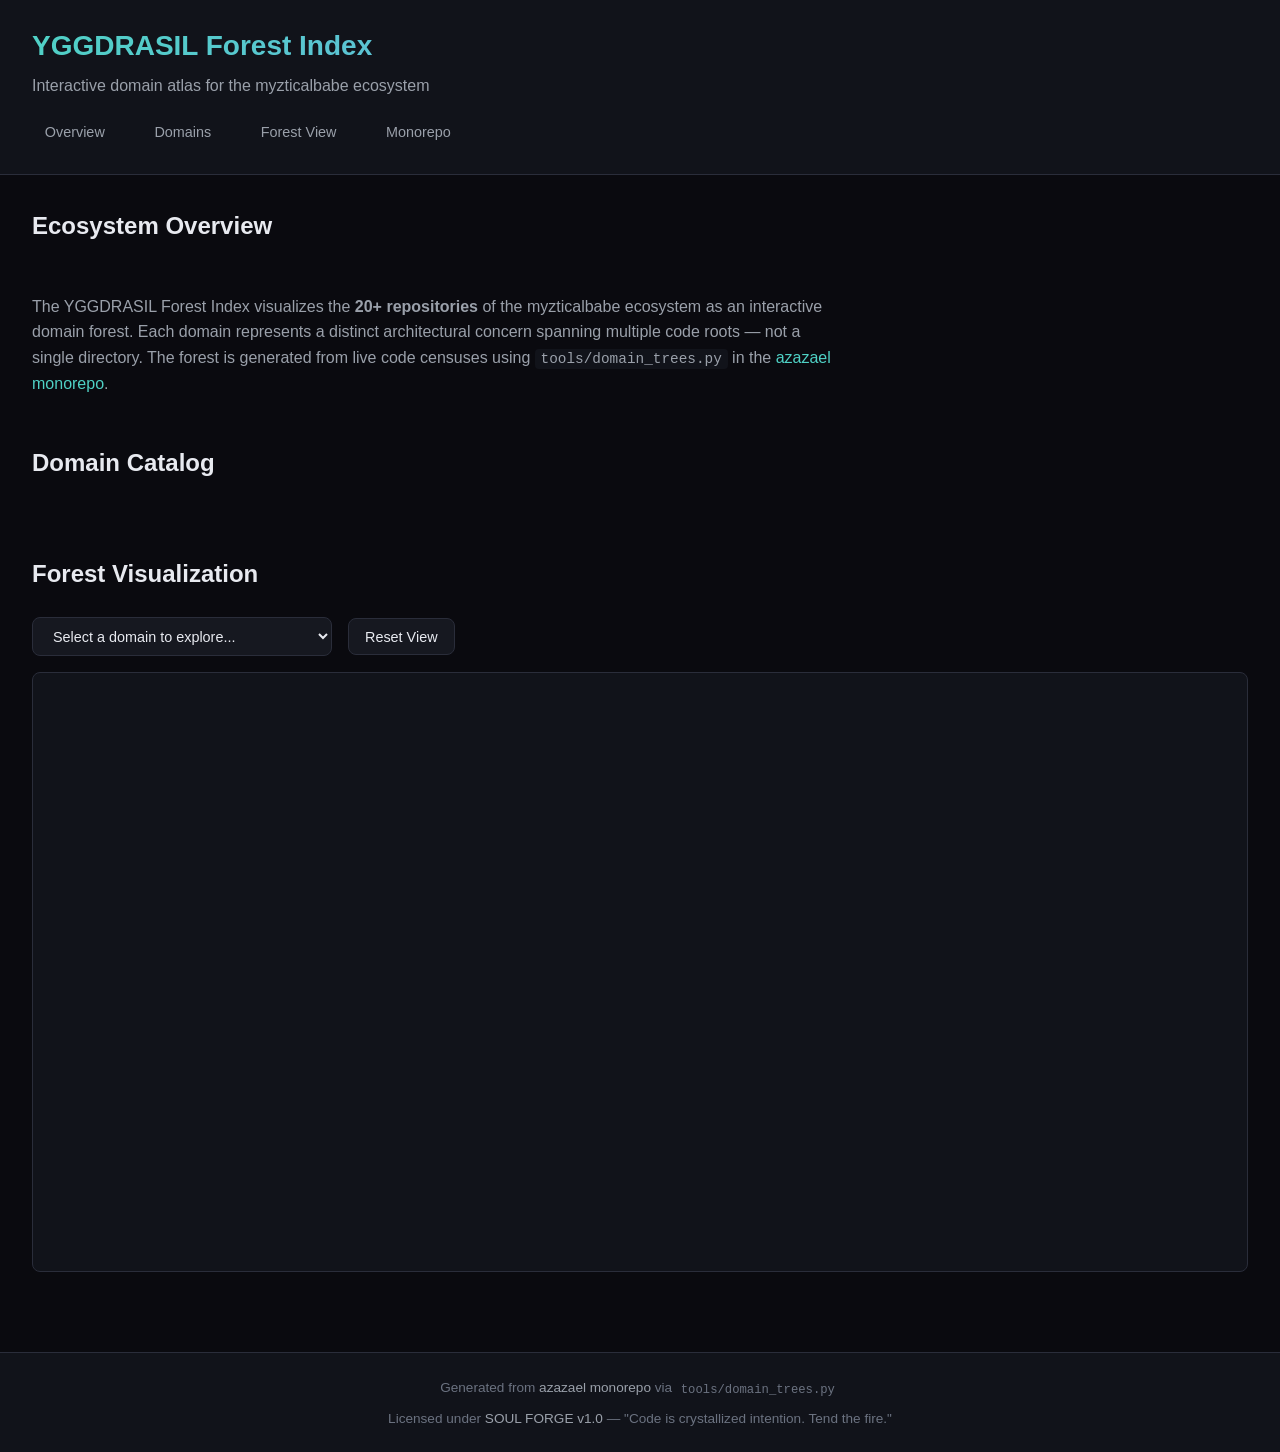
<file: index.html>
<!DOCTYPE html>
<html lang="en">
<head>
    <meta charset="UTF-8">
    <meta name="viewport" content="width=device-width, initial-scale=1.0">
    <title>YGGDRASIL Forest Index — myzticalbabe ecosystem</title>
    <link rel="stylesheet" href="assets/forest.css">
    <link rel="stylesheet" href="assets/palette.css">
    <script src="https://d3js.org/d3.v7.min.js"></script>
</head>
<body>
    <header class="forest-header">
        <h1>YGGDRASIL Forest Index</h1>
        <p class="subtitle">Interactive domain atlas for the myzticalbabe ecosystem</p>
        <nav class="forest-nav">
            <a href="#overview" class="nav-link">Overview</a>
            <a href="#domains" class="nav-link">Domains</a>
            <a href="#forest" class="nav-link">Forest View</a>
            <a href="https://github.com/myzticalbabe/azazael" target="_blank" class="nav-link">Monorepo</a>
        </nav>
    </header>

    <main>
        <section id="overview" class="overview-section">
            <h2>Ecosystem Overview</h2>
            <div id="overview-stats" class="stats-grid"></div>
            <p class="overview-text">
                The YGGDRASIL Forest Index visualizes the <strong>20+ repositories</strong> of the myzticalbabe ecosystem 
                as an interactive domain forest. Each domain represents a distinct architectural concern spanning multiple 
                code roots — not a single directory. The forest is generated from live code censuses using 
                <code>tools/domain_trees.py</code> in the <a href="https://github.com/myzticalbabe/azazael">azazael monorepo</a>.
            </p>
        </section>

        <section id="domains" class="domains-section">
            <h2>Domain Catalog</h2>
            <div id="domain-cards" class="domain-grid"></div>
        </section>

        <section id="forest" class="forest-section">
            <h2>Forest Visualization</h2>
            <div class="forest-controls">
                <select id="domain-select" class="control-select">
                    <option value="">Select a domain to explore...</option>
                </select>
                <button id="reset-view" class="control-btn" title="Reset zoom and pan">Reset View</button>
                <span id="node-count" class="node-info"></span>
            </div>
            <div id="forest-canvas" class="forest-canvas"></div>
            <div id="node-details" class="node-details hidden">
                <h3 id="detail-title">Node Details</h3>
                <div id="detail-content"></div>
                <button id="close-details" class="detail-close">Close</button>
            </div>
        </section>
    </main>

    <footer class="forest-footer">
        <p>Generated from <a href="https://github.com/myzticalbabe/azazael">azazael monorepo</a> via <code>tools/domain_trees.py</code></p>
        <p class="license">Licensed under <a href="LICENSE">SOUL FORGE v1.0</a> — "Code is crystallized intention. Tend the fire."</p>
    </footer>

    <script src="assets/forest.js"></script>
    <script>
        // Initialize the forest visualization
        document.addEventListener('DOMContentLoaded', () => {
            ForestApp.init();
        });
    </script>
</body>
</html>
</file>
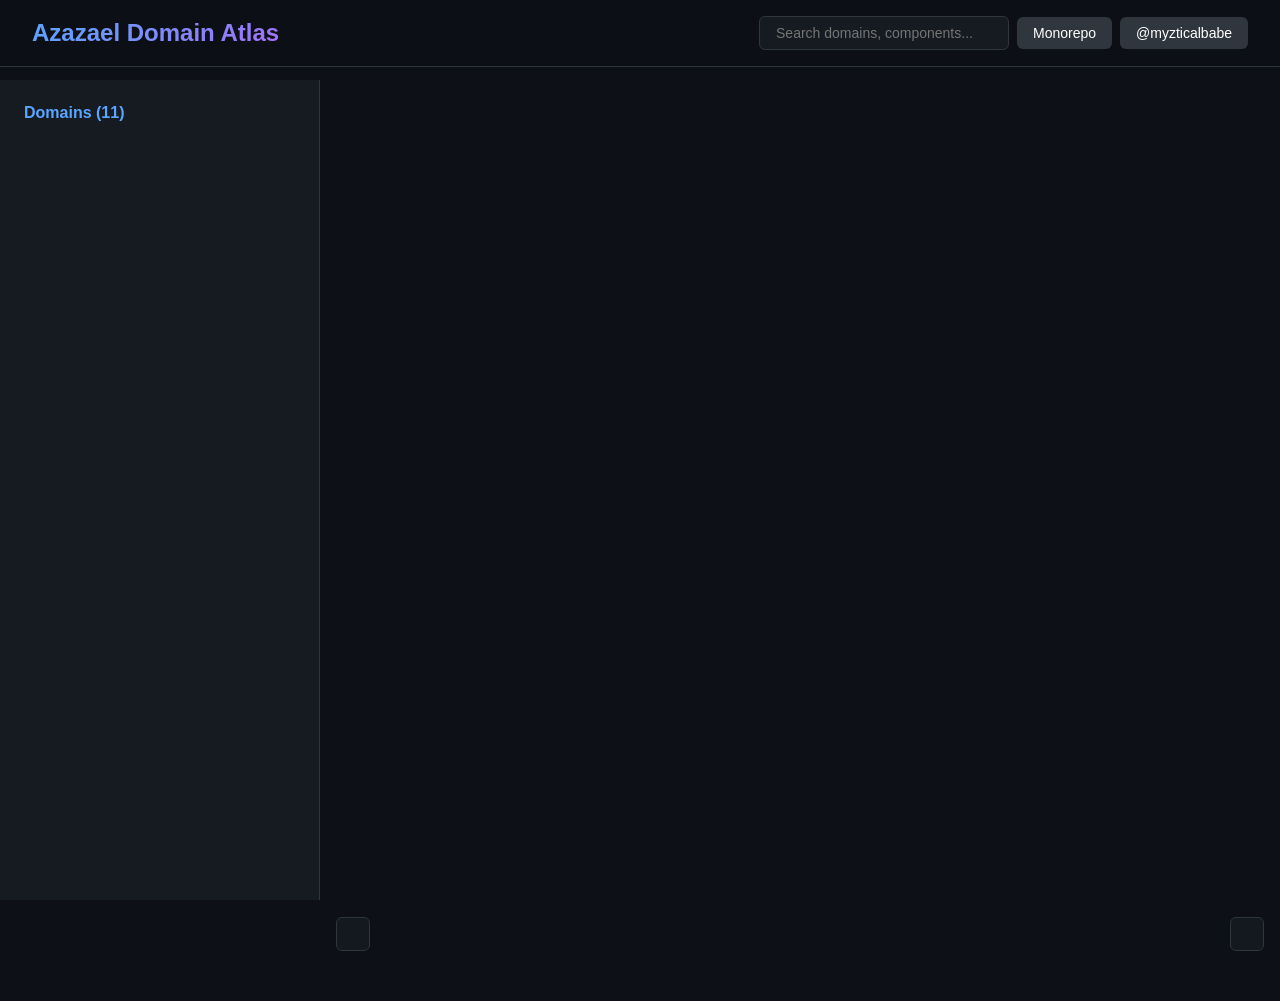
<file: interactive.html>
<!DOCTYPE html>
<html lang="en">
<head>
  <meta charset="UTF-8">
  <meta name="viewport" content="width=device-width, initial-scale=1.0">
  <title>Azazael Domain Atlas — Interactive Explorer</title>
  <script src="https://d3js.org/d3.v7.min.js"></script>
  <style>
    * { box-sizing: border-box; margin: 0; padding: 0; }
    body { font-family: -apple-system, BlinkMacSystemFont, 'Segoe UI', Roboto, sans-serif; background: #0d1117; color: #c9d1d9; min-height: 100vh; }
    .header { position: sticky; top: 0; background: rgba(13,17,23,0.95); backdrop-filter: blur(8px); border-bottom: 1px solid #30363d; padding: 1rem 2rem; z-index: 100; display: flex; justify-content: space-between; align-items: center; flex-wrap: wrap; gap: 1rem; }
    .header h1 { font-size: 1.5rem; background: linear-gradient(135deg, #58a6ff, #a371f7); -webkit-background-clip: text; -webkit-text-fill-color: transparent; }
    .controls { display: flex; gap: 0.5rem; flex-wrap: wrap; align-items: center; }
    .search-box { padding: 0.5rem 1rem; background: #161b22; border: 1px solid #30363d; border-radius: 6px; color: #c9d1d9; font-size: 0.875rem; min-width: 250px; }
    .search-box:focus { outline: none; border-color: #58a6ff; }
    .btn { padding: 0.5rem 1rem; background: #238636; color: white; border: none; border-radius: 6px; font-size: 0.875rem; cursor: pointer; transition: background 0.2s; text-decoration: none; }
    .btn:hover { background: #2ea043; }
    .btn-secondary { background: #30363d; }
    .btn-secondary:hover { background: #484f58; }
    .main { display: grid; grid-template-columns: 320px 1fr; min-height: calc(100vh - 80px); }
    .sidebar { background: #161b22; border-right: 1px solid #30363d; padding: 1.5rem; overflow-y: auto; position: sticky; top: 80px; height: calc(100vh - 80px); }
    .sidebar h2 { color: #58a6ff; margin-bottom: 1rem; font-size: 1rem; }
    .domain-list { list-style: none; }
    .domain-item { padding: 0.75rem; background: #0d1117; border: 1px solid #30363d; border-radius: 6px; margin-bottom: 0.5rem; cursor: pointer; transition: all 0.2s; }
    .domain-item:hover { border-color: #58a6ff; transform: translateX(4px); }
    .domain-item.active { border-color: #a371f7; background: rgba(163,113,247,0.1); }
    .domain-name { font-weight: 600; color: #c9d1d9; }
    .domain-meta { display: flex; gap: 0.5rem; margin-top: 0.5rem; flex-wrap: wrap; font-size: 0.75rem; }
    .tag { background: #21262d; padding: 0.125rem 0.5rem; border-radius: 4px; color: #8b949e; }
    .tag strong { color: #c9d1d9; }
    .canvas-container { position: relative; background: #0d1117; }
    #graph { width: 100%; height: 100vh; display: block; }
    .tooltip { position: absolute; pointer-events: none; background: #161b22; border: 1px solid #30363d; border-radius: 6px; padding: 1rem; font-size: 0.875rem; max-width: 300px; z-index: 1000; opacity: 0; transition: opacity 0.2s; box-shadow: 0 8px 24px rgba(0,0,0,0.4); }
    .tooltip.visible { opacity: 1; }
    .tooltip h3 { color: #58a6ff; margin-bottom: 0.5rem; }
    .tooltip .stats { display: flex; flex-wrap: wrap; gap: 0.5rem; margin: 0.5rem 0; }
    .legend { position: absolute; bottom: 1rem; left: 1rem; background: rgba(22,27,34,0.9); border: 1px solid #30363d; border-radius: 6px; padding: 1rem; font-size: 0.75rem; z-index: 100; }
    .legend-item { display: flex; align-items: center; gap: 0.5rem; margin: 0.25rem 0; }
    .legend-color { width: 12px; height: 12px; border-radius: 50%; }
    .stats-bar { position: absolute; bottom: 1rem; right: 1rem; background: rgba(22,27,34,0.9); border: 1px solid #30363d; border-radius: 6px; padding: 1rem; font-size: 0.75rem; z-index: 100; color: #8b949e; }
    .stats-bar strong { color: #c9d1d9; }
    @media (max-width: 900px) {
      .main { grid-template-columns: 1fr; }
      .sidebar { position: static; height: auto; border-right: none; border-bottom: 1px solid #30363d; }
    }
  </style>
</head>
<body>
  <header class="header">
    <h1>Azazael Domain Atlas</h1>
    <div class="controls">
      <input type="text" class="search-box" id="search" placeholder="Search domains, components...">
      <a href="https://github.com/myzticalbabe/azazael" class="btn btn-secondary" target="_blank">Monorepo</a>
      <a href="https://github.com/myzticalbabe" class="btn btn-secondary" target="_blank">@myzticalbabe</a>
    </div>
  </header>
  <main class="main">
    <aside class="sidebar">
      <h2>Domains (11)</h2>
      <ul class="domain-list" id="domainList"></ul>
    </aside>
    <div class="canvas-container">
      <svg id="graph"></svg>
      <div class="tooltip" id="tooltip"></div>
      <div class="legend" id="legend"></div>
      <div class="stats-bar" id="statsBar"></div>
    </div>
  </main>
  <script>
    // Domain data with pre-computed positions for force-directed layout
    const domains = [
      { id: "sentinel", name: "Sentinel (Rules Dev)", x: 200, y: 150, trees: 12, modules: 50, lines: 39600, classes: 42, worms: 0, rules: 66, color: "#ff6b6b", group: "core", description: "Rules development domain — core mandates, compliance, sentinel gates" },
      { id: "cain", name: "CAIN", x: 400, y: 150, trees: 8, modules: 94, lines: 37635, classes: 43, worms: 0, rules: 0, color: "#ffa502", group: "render", description: "CAIN video rendering pipeline — Puppeteer capture, session injection" },
      { id: "eve_rani", name: "Eve/Rani", x: 600, y: 150, trees: 2, modules: 22, lines: 5936, classes: 55, worms: 0, rules: 0, color: "#7bed9f", group: "ai", description: "Eve Unleashed & Rani components — local AI inferencing, Python REPL" },
      { id: "hives", name: "Hives (Swarm)", x: 800, y: 150, trees: 2, modules: 151, lines: 74752, classes: 417, worms: 206, rules: 0, color: "#70a1ff", group: "swarm", description: "Swarm intelligence — 417 classes, 206 worms for distributed processing" },
      { id: "gosp", name: "GOSP", x: 200, y: 350, trees: 5, modules: 3, lines: 357, classes: 1, worms: 0, rules: 0, color: "#e84393", group: "utility", description: "GOSP — three scripts plus evidence directories" },
      { id: "ml", name: "ML (Shards/Modules)", x: 400, y: 350, trees: 2, modules: 50, lines: 17470, classes: 104, worms: 0, rules: 0, color: "#5352ed", group: "ml", description: "ML platform — shards, modules, training pipeline integration" },
      { id: "shards", name: "Shards (Repository)", x: 600, y: 350, trees: 2, modules: 4, lines: 1125, classes: 0, worms: 0, rules: 0, color: "#00cec9", group: "utility", description: "Shard repository — flat root with direct file structure" },
      { id: "edge0", name: "Edge0", x: 800, y: 350, trees: 5, modules: 161, lines: 30802, classes: 142, worms: 0, rules: 0, color: "#ffd32a", group: "investigation", description: "Edge0 — BCC re-investigation edges, flock grading, proof layers" },
      { id: "dev", name: "Dev (Stacks)", x: 200, y: 550, trees: 0, modules: 58511, lines: 0, classes: 0, worms: 0, rules: 0, color: "#a29bfe", group: "meta", description: "Declared stacks domain: read from dist-info metadata (781 win / 206 ubuntu / 1001 kali)" },
      { id: "wraith", name: "Wraith", x: 400, y: 550, trees: 3, modules: 0, lines: 0, classes: 0, worms: 0, rules: 0, color: "#fd79a8", group: "meta", description: "Wraith domain — meta-analysis components" },
      { id: "oxman", name: "Oxman", x: 600, y: 550, trees: 3, modules: 0, lines: 0, classes: 0, worms: 0, rules: 0, color: "#ffeaa7", group: "meta", description: "Oxman domain — architectural components" }
    ];

    // Links between domains (composition/dependency relationships)
    const links = [
      { source: "azazael", target: "sentinel", type: "contains" },
      { source: "azazael", target: "cain", type: "contains" },
      { source: "azazael", target: "eve_rani", type: "contains" },
      { source: "azazael", target: "hives", type: "contains" },
      { source: "azazael", target: "gosp", type: "contains" },
      { source: "azazael", target: "ml", type: "contains" },
      { source: "azazael", target: "shards", type: "contains" },
      { source: "azazael", target: "edge0", type: "contains" },
      { source: "azazael", target: "dev", type: "contains" },
      { source: "azazael", target: "wraith", type: "contains" },
      { source: "azazael", target: "oxman", type: "contains" },
      { source: "sentinel", target: "flaming-sword", type: "extracts" },
      { source: "cain", target: "codex-video-engine", type: "extracts" },
      { source: "eve_rani", target: "EveUnleashed", type: "extracts" },
      { source: "hives", target: "krampus", type: "composes" },
      { source: "ml", target: "hydra-mlcluster", type: "extracts" },
      { source: "ml", target: "ecosystem-orchestrator", type: "extracts" },
      { source: "gosp", target: "scribe", type: "extracts" },
      { source: "shards", target: "shardex", type: "extracts" },
      { source: "edge0", target: "esquire-admissibility", type: "extracts" },
      { source: "dev", target: "azazael-core", type: "repackages" },
      { source: "flaming-sword", target: "cradle", type: "composes" },
      { source: "hives", target: "cradle", type: "composes" },
      { source: "ml", target: "grantforge", type: "extracts" },
      { source: "eve_rani", target: "madi", type: "extracts" },
      { source: "sentinel", target: "jaeger", type: "extracts" }
    ];

    const width = window.innerWidth - 320;
    const height = window.innerHeight - 80;

    const svg = d3.select("#graph")
      .attr("width", width)
      .attr("height", height);

    // Add zoom behavior
    const g = svg.append("g");
    svg.call(d3.zoom().scaleExtent([0.1, 4]).on("zoom", (event) => {
      g.attr("transform", event.transform);
    }));

    // Force simulation
    const simulation = d3.forceSimulation(domains)
      .force("link", d3.forceLink(links).id(d => d.id).distance(150).strength(0.5))
      .force("charge", d3.forceManyBody().strength(-300))
      .force("center", d3.forceCenter(width / 2, height / 2))
      .force("collision", d3.forceCollide().radius(60))
      .on("tick", ticked);

    // Add root node (azazael monorepo)
    const rootNode = { id: "azazael", name: "AZAZAEL (Monorepo)", x: width / 2, y: height / 2, trees: 1, modules: 45077, lines: 342166, classes: 856, worms: 206, rules: 72, color: "#58a6ff", group: "root", description: "Core monorepo: worm registry, CLUSTERWORMS, PAMS, DirectMemory, agent harness" };
    domains.push(rootNode);

    // Render links
    const link = g.append("g")
      .attr("stroke", "#30363d")
      .attr("stroke-opacity", 0.6)
      .selectAll("line")
      .data(links)
      .join("line")
      .attr("stroke-width", d => d.type === "contains" ? 2 : 1.5)
      .attr("stroke-dasharray", d => d.type === "extracts" ? "5,5" : d.type === "composes" ? "3,3" : "0");

    // Render nodes
    const node = g.append("g")
      .selectAll("circle")
      .data(domains)
      .join("circle")
      .attr("r", d => d.id === "azazael" ? 30 : Math.max(20, Math.min(40, 15 + Math.log10(d.modules || 1) * 8)))
      .attr("fill", d => d.color)
      .attr("stroke", "#fff")
      .attr("stroke-width", d => d.id === "azazael" ? 3 : 2)
      .call(drag(simulation))
      .on("mouseover", (event, d) => showTooltip(event, d))
      .on("mouseout", hideTooltip)
      .on("click", (event, d) => selectDomain(d));

    // Labels
    const label = g.append("g")
      .selectAll("text")
      .data(domains)
      .join("text")
      .attr("text-anchor", "middle")
      .attr("dy", d => d.id === "azazael" ? 45 : d.r + 18)
      .attr("font-size", d => d.id === "azazael" ? "14px" : "11px")
      .attr("fill", "#c9d1d9")
      .attr("font-weight", d => d.id === "azazael" ? "700" : "500")
      .text(d => d.name);

    function ticked() {
      link
        .attr("x1", d => d.source.x)
        .attr("y1", d => d.source.y)
        .attr("x2", d => d.target.x)
        .attr("y2", d => d.target.y);

      node
        .attr("cx", d => d.x)
        .attr("cy", d => d.y);

      label
        .attr("x", d => d.x)
        .attr("y", d => d.y);
    }

    function drag(simulation) {
      return d3.drag()
        .on("start", (event, d) => {
          if (!event.active) simulation.alphaTarget(0.3).restart();
          d.fx = d.x;
          d.fy = d.y;
        })
        .on("drag", (event, d) => {
          d.fx = event.x;
          d.fy = event.y;
        })
        .on("end", (event, d) => {
          if (!event.active) simulation.alphaTarget(0);
          d.fx = null;
          d.fy = null;
        });
    }

    const tooltip = d3.select("#tooltip");
    function showTooltip(event, d) {
      tooltip.classed("visible", true)
        .style("left", (event.clientX + 16) + "px")
        .style("top", (event.clientY + 16) + "px")
        .html(`
          <h3>${d.name}</h3>
          <p>${d.description}</p>
          <div class="stats">
            <span class="tag"><strong>${d.trees}</strong> trees</span>
            <span class="tag"><strong>${d.modules.toLocaleString()}</strong> modules</span>
            <span class="tag"><strong>${d.lines.toLocaleString()}</strong> lines</span>
            <span class="tag"><strong>${d.classes}</strong> classes</span>
            ${d.worms > 0 ? `<span class="tag"><strong>${d.worms}</strong> worms</span>` : ''}
            ${d.rules > 0 ? `<span class="tag"><strong>${d.rules}</strong> rules</span>` : ''}
          </div>
          <div class="links">
            <a href="https://github.com/myzticalbabe/azazael/tree/main/azazael/tools/domain_trees.py" class="btn" target="_blank">Source Tool</a>
            <a href="https://github.com/myzticalbabe/azazael" class="btn btn-secondary" target="_blank">Monorepo</a>
          </div>
        `);
      // Highlight connected nodes
      link.classed("highlight", l => l.source.id === d.id || l.target.id === d.id);
      node.classed("highlight", n => n.id === d.id || links.some(l => (l.source.id === d.id && l.target.id === n.id) || (l.target.id === d.id && l.source.id === n.id)));
    }

    function hideTooltip() {
      tooltip.classed("visible", false);
      link.classed("highlight", false);
      node.classed("highlight", false);
    }

    function selectDomain(d) {
      document.querySelectorAll(".domain-item").forEach(el => el.classList.toggle("active", el.dataset.id === d.id));
    }

    // Populate sidebar
    const domainList = document.getElementById("domainList");
    domains.filter(d => d.id !== "azazael").forEach(domain => {
      const li = document.createElement("li");
      li.className = "domain-item";
      li.dataset.id = domain.id;
      li.innerHTML = `
        <div class="domain-name">${domain.name}</div>
        <div class="domain-meta">
          <span class="tag"><strong>${domain.trees}</strong> trees</span>
          <span class="tag"><strong>${domain.modules.toLocaleString()}</strong> modules</span>
          <span class="tag"><strong>${domain.lines.toLocaleString()}</strong> lines</span>
          <span class="tag"><strong>${domain.classes}</strong> classes</span>
          ${domain.worms > 0 ? `<span class="tag"><strong>${domain.worms}</strong> worms</span>` : ''}
          ${domain.rules > 0 ? `<span class="tag"><strong>${domain.rules}</strong> rules</span>` : ''}
        </div>
      `;
      li.onclick = () => {
        // Find node in visualization and center on it
        const transform = d3.zoomTransform(svg.node());
        const targetX = width / 2 - domain.x * transform.k;
        const targetY = height / 2 - domain.y * transform.k;
        svg.transition().duration(750).call(
          d3.zoom().scaleExtent([0.1, 4]),
          d3.zoomIdentity.translate(targetX, targetY).scale(transform.k)
        );
        selectDomain(domain);
        showTooltip({ clientX: domain.x * transform.k + 320 + transform.x + 16, clientY: domain.y * transform.k + transform.y + 16 }, domain);
      };
      domainList.appendChild(li);
    });

    // Search
    document.getElementById("search").addEventListener("input", (e) => {
      const filter = e.target.value.toLowerCase();
      document.querySelectorAll(".domain-item").forEach(item => {
        const text = item.textContent.toLowerCase();
        item.style.display = text.includes(filter) ? "" : "none";
      });
      // Also filter nodes
      node.style("opacity", d => d.name.toLowerCase().includes(filter) ? 1 : 0.1);
      label.style("opacity", d => d.name.toLowerCase().includes(filter) ? 1 : 0.1);
    });

    // Stats bar
    const totalModules = domains.reduce((sum, d) => sum + (d.modules || 0), 0);
    const totalLines = domains.reduce((sum, d) => sum + (d.lines || 0), 0);
    const totalClasses = domains.reduce((sum, d) => sum + (d.classes || 0), 0);
    const totalWorms = domains.reduce((sum, d) => sum + (d.worms || 0), 0);
    document.getElementById("statsBar").innerHTML = `
      <strong>${domains.length - 1}</strong> domains · 
      <strong>${totalModules.toLocaleString()}</strong> modules · 
      <strong>${totalLines.toLocaleString()}</strong> lines · 
      <strong>${totalClasses}</strong> classes · 
      <strong>${totalWorms}</strong> worms
    `;

    // Legend
    const groups = [...new Set(domains.map(d => d.group))];
    const groupColors = {
      root: "#58a6ff", core: "#ff6b6b", render: "#ffa502", ai: "#7bed9f",
      swarm: "#70a1ff", utility: "#e84393", ml: "#5352ed",
      investigation: "#ffd32a", meta: "#a29bfe"
    };
    const legend = d3.select("#legend");
    legend.selectAll("div")
      .data(groups)
      .join("div")
      .attr("class", "legend-item")
      .html(d => `<div class="legend-color" style="background:${groupColors[d] || '#8b949e'}"></div><span>${d}</span>`);

    // Handle resize
    window.addEventListener("resize", () => {
      const newWidth = window.innerWidth - 320;
      const newHeight = window.innerHeight - 80;
      svg.attr("width", newWidth).attr("height", newHeight);
      simulation.force("center", d3.forceCenter(newWidth / 2, newHeight / 2));
      simulation.alpha(0.3).restart();
    });
  </script>
</body>
</html>
</file>
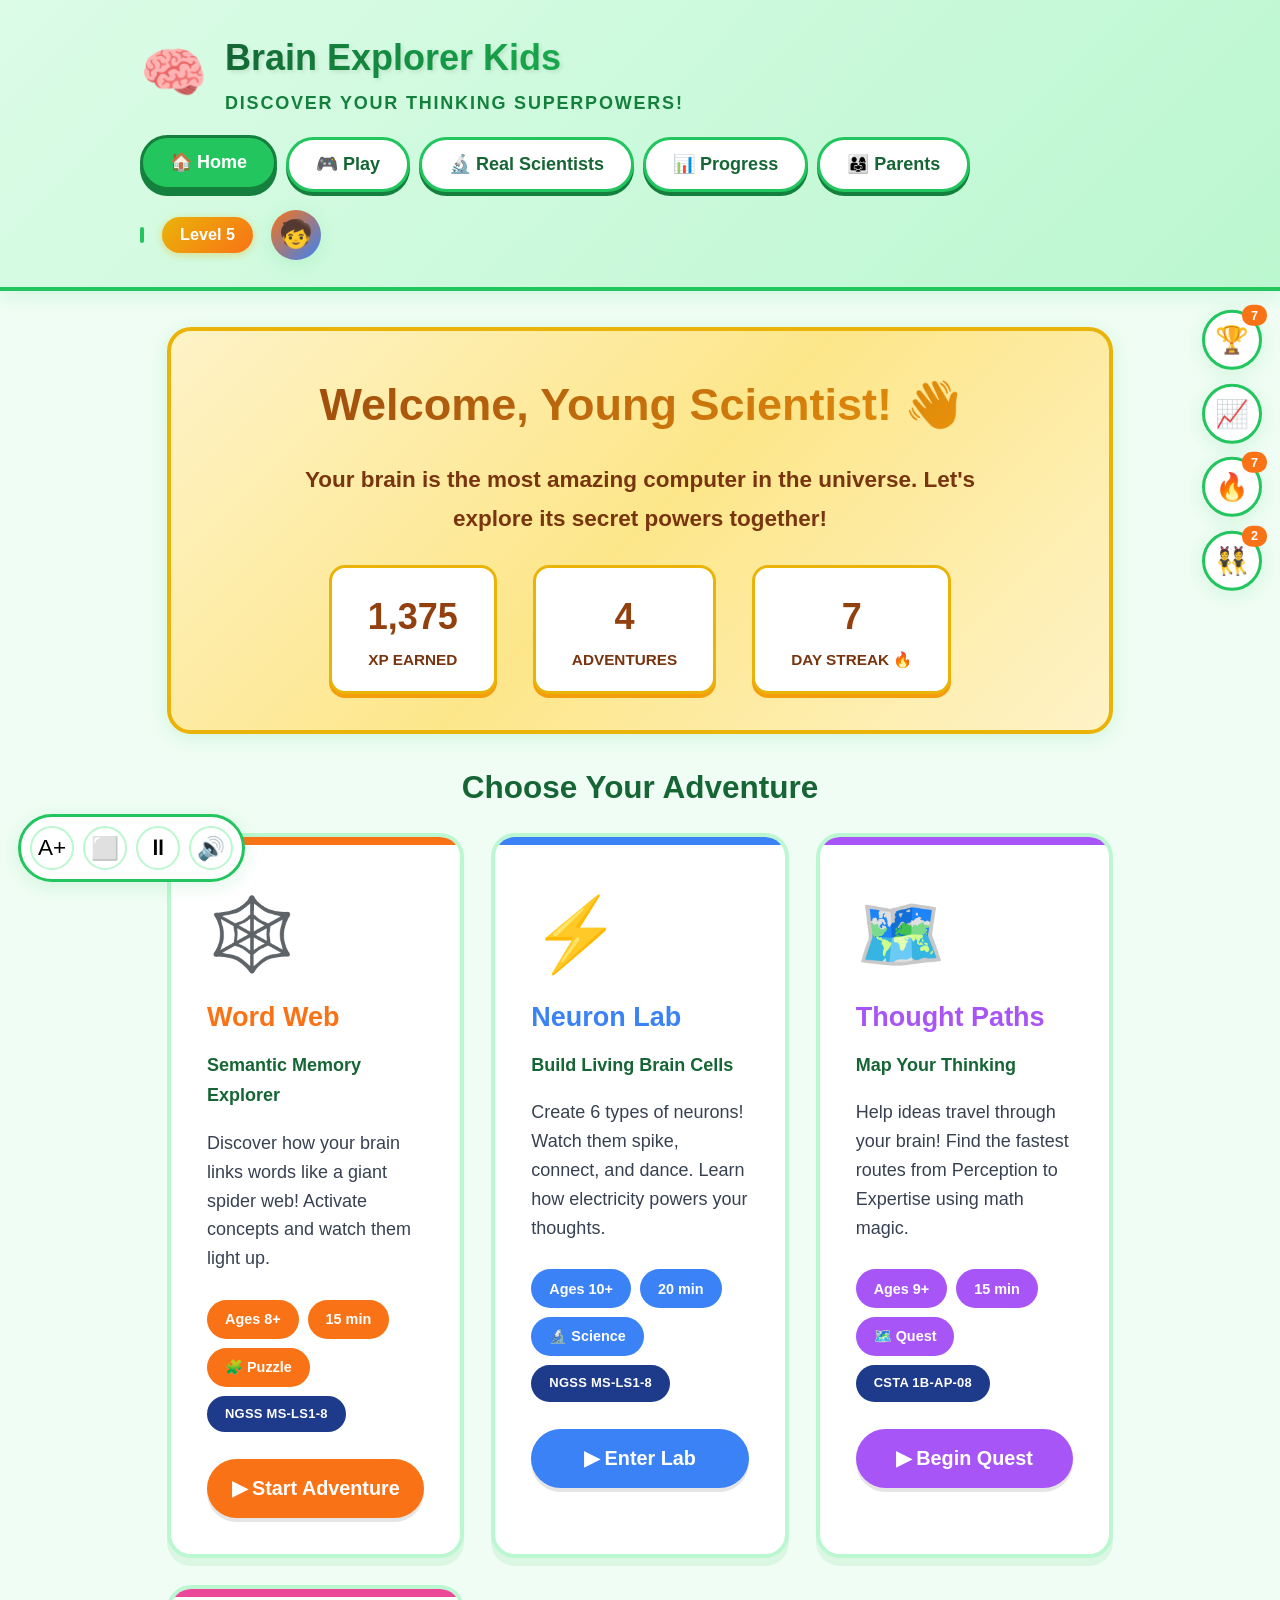
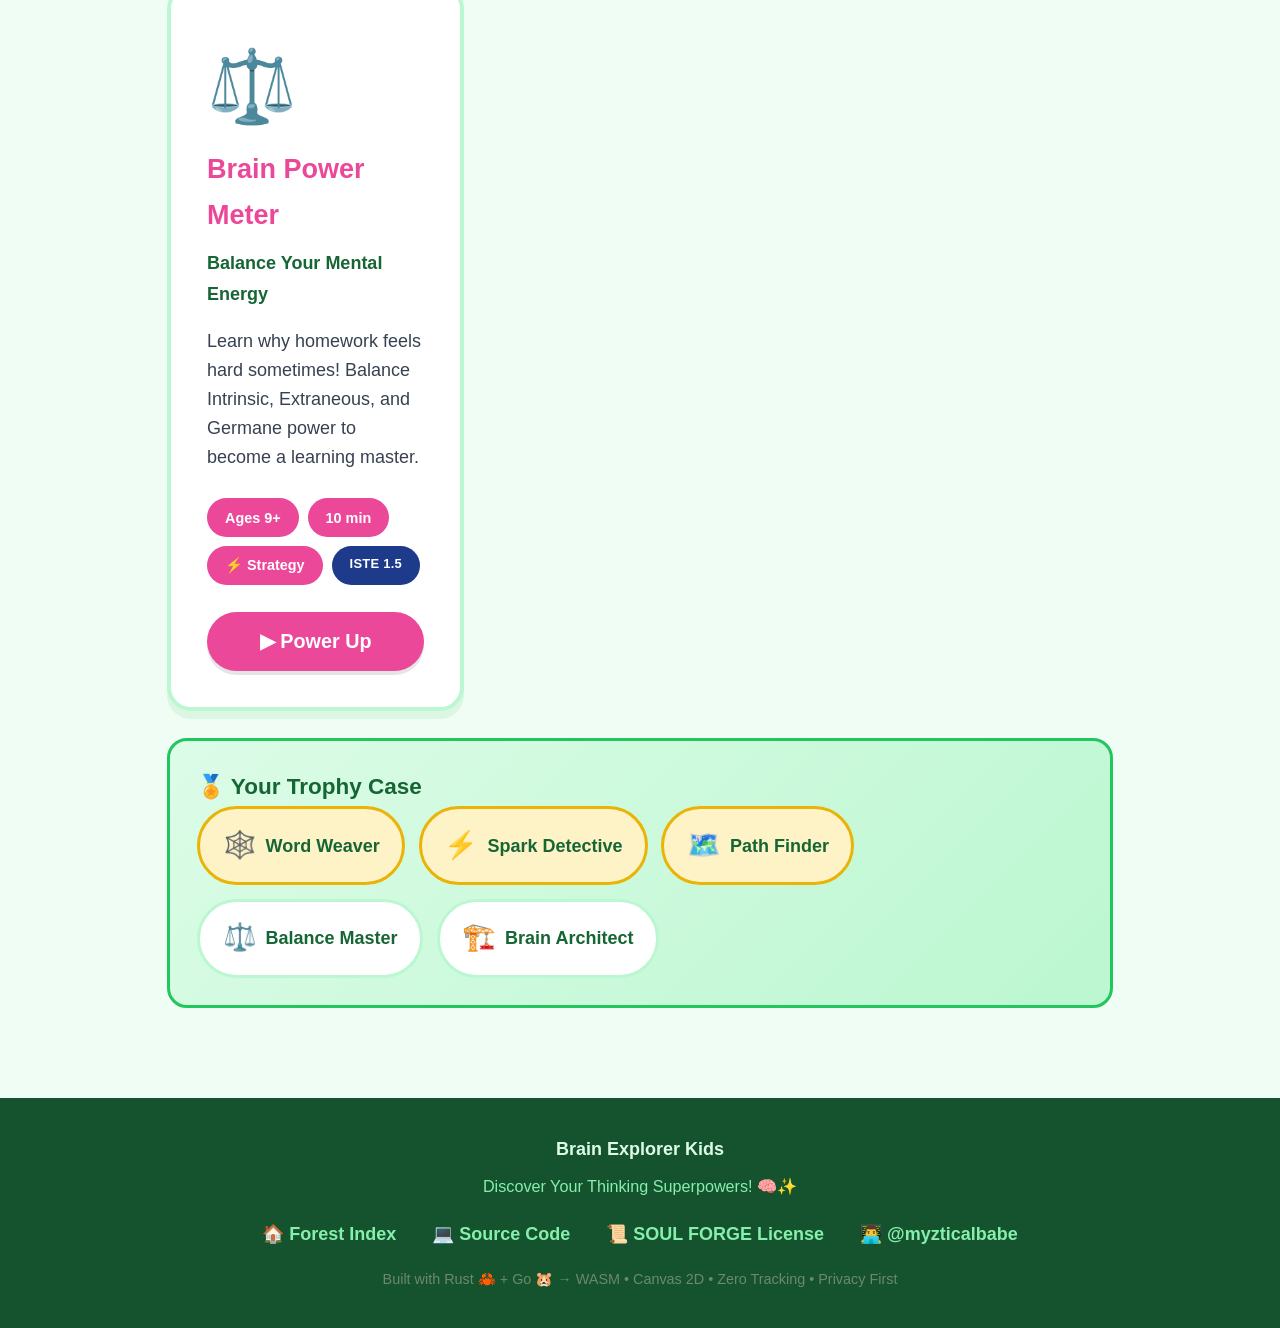
<file: kids.html>
<!DOCTYPE html>
<html lang="en">
<head>
<meta charset="UTF-8">
<meta name="viewport" content="width=device-width, initial-scale=1.0">
<title>Brain Explorer Kids — Fun Science Learning!</title>
<meta name="theme-color" content="#4ade80">
<meta name="description" content="Explore your brain, neurons, and thinking superpowers through fun interactive games!">
<link rel="manifest" href="manifest.json">
<link rel="apple-touch-icon" href="icons/icon-192.png">
<style>
  * { box-sizing: border-box; margin: 0; padding: 0; }
  :root {
    --bg: #f0fdf4; --bg-card: #ffffff; --border: #bbf7d0;
    --fg: #14532d; --fg-muted: #4ade80; --accent: #22c55e;
    --accent-glow: rgba(34,197,94,0.3); --fun1: #f97316; --fun2: #eab308;
    --fun3: #3b82f6; --fun4: #a855f7; --fun5: #ec4899;
    --shadow: 0 4px 20px rgba(34,197,94,0.15);
  }
  @media (prefers-color-scheme: dark) {
    :root { --bg: #052e16; --bg-card: #0a3d1f; --border: #166534; --fg: #dcfce7; --fg-muted: #4ade80; }
  }
  html { font-size: 18px; } /* Larger base for kids */
  body { font-family: 'Nunito', 'Comic Sans MS', cursive, sans-serif; background: var(--bg); color: var(--fg); min-height: 100vh; line-height: 1.7; }
  .app { display: flex; flex-direction: column; min-height: 100vh; }
  
  /* Header - Fun and colorful */
  header { background: linear-gradient(135deg, #dcfce7 0%, #bbf7d0 100%); border-bottom: 4px solid var(--accent); padding: 1.5rem; position: sticky; top: 0; z-index: 100; box-shadow: var(--shadow); }
  .header-content { max-width: 1000px; margin: 0 auto; display: flex; justify-content: space-between; align-items: center; flex-wrap: wrap; gap: 1rem; }
  .logo { display: flex; align-items: center; gap: 1rem; cursor: pointer; transition: transform 0.2s; }
  .logo:hover { transform: scale(1.05) rotate(-2deg); }
  .logo-icon { font-size: 3rem; animation: bounce 2s infinite; }
  @keyframes bounce { 0%,100% { transform: translateY(0); } 50% { transform: translateY(-8px); } }
  .logo-text h1 { font-size: 2rem; font-weight: 900; background: linear-gradient(135deg, #166534, #16a34a, #22c55e); -webkit-background-clip: text; -webkit-text-fill-color: transparent; text-shadow: 2px 2px 4px rgba(0,0,0,0.1); }
  .logo-text p { font-size: 1rem; color: #15803d; font-weight: 700; text-transform: uppercase; letter-spacing: 0.1em; }
  .nav { display: flex; gap: 0.5rem; flex-wrap: wrap; }
  .nav-btn { padding: 0.75rem 1.5rem; background: #fff; border: 3px solid var(--accent); border-radius: 50px; color: #166534; font-family: inherit; font-size: 1rem; font-weight: 800; cursor: pointer; transition: all 0.2s; box-shadow: 0 4px 0 #15803d; }
  .nav-btn:hover, .nav-btn.active { background: var(--accent); color: #fff; border-color: #15803d; transform: translateY(-2px); box-shadow: 0 6px 0 #15803d; }
  .nav-btn:active { transform: translateY(2px); box-shadow: 0 2px 0 #15803d; }
  .user-bar { display: flex; align-items: center; gap: 1rem; }
  .avatar { width: 50px; height: 50px; border-radius: 50%; background: linear-gradient(135deg, var(--fun1), var(--fun3)); display: flex; align-items: center; justify-content: center; font-size: 1.5rem; font-weight: 900; color: #fff; box-shadow: var(--shadow); cursor: pointer; transition: transform 0.2s; }
  .avatar:hover { transform: scale(1.1) rotate(5deg); }
  .xp-bar { flex: 1; max-width: 200px; height: 16px; background: #dcfce7; border-radius: 8px; overflow: hidden; border: 2px solid var(--accent); }
  .xp-fill { height: 100%; background: linear-gradient(90deg, var(--fun1), var(--fun2), var(--fun3)); border-radius: 6px; transition: width 0.5s ease; }
  .level-badge { background: linear-gradient(135deg, var(--fun2), var(--fun1)); color: #fff; padding: 0.25rem 1rem; border-radius: 20px; font-weight: 900; font-size: 0.9rem; box-shadow: 0 2px 8px rgba(234,179,8,0.4); }

  /* Main */
  main { flex: 1; max-width: 1000px; margin: 0 auto; padding: 2rem 1.5rem; width: 100%; display: grid; grid-template-columns: 1fr; gap: 2rem; }
  
  /* Hero Section */
  .hero { text-align: center; padding: 2rem; background: linear-gradient(135deg, #fef3c7 0%, #fde68a 50%, #fef3c7 100%); border-radius: 24px; border: 4px solid var(--fun2); box-shadow: var(--shadow); margin-bottom: 1rem; animation: slideUp 0.6s ease; }
  @keyframes slideUp { from { opacity: 0; transform: translateY(30px); } to { opacity: 1; transform: translateY(0); } }
  .hero h2 { font-size: 2.5rem; font-weight: 900; background: linear-gradient(135deg, #92400e, #f59e0b); -webkit-background-clip: text; -webkit-text-fill-color: transparent; margin-bottom: 1rem; }
  .hero p { font-size: 1.25rem; color: #78350f; font-weight: 600; max-width: 60ch; margin: 0 auto 1.5rem; }
  .hero-stats { display: flex; justify-content: center; gap: 2rem; flex-wrap: wrap; }
  .stat { background: #fff; padding: 1rem 2rem; border-radius: 16px; border: 3px solid var(--fun2); box-shadow: 0 4px 0 #f59e0b; min-width: 120px; }
  .stat-value { font-size: 2rem; font-weight: 900; color: #92400e; }
  .stat-label { font-size: 0.85rem; color: #78350f; font-weight: 700; text-transform: uppercase; }
  
  /* Module Cards - Big, colorful, tactile */
  .modules-grid { display: grid; grid-template-columns: repeat(auto-fit, minmax(280px, 1fr)); gap: 1.5rem; }
  .module-card { background: #fff; border: 4px solid var(--border); border-radius: 24px; padding: 2rem; cursor: pointer; transition: all 0.3s cubic-bezier(0.34, 1.56, 0.64, 1); position: relative; overflow: hidden; box-shadow: 0 8px 0 rgba(34,197,94,0.1); }
  .module-card::before { content: ''; position: absolute; top: 0; left: 0; right: 0; height: 8px; background: var(--card-color); }
  .module-card:hover { transform: translateY(-8px) scale(1.02); box-shadow: 0 16px 0 rgba(34,197,94,0.2); border-color: var(--card-color); }
  .module-card:active { transform: translateY(-2px) scale(0.98); box-shadow: 0 4px 0 rgba(34,197,94,0.2); }
  .module-icon { font-size: 4rem; margin-bottom: 1rem; animation: float 3s ease-in-out infinite; }
  @keyframes float { 0%,100% { transform: translateY(0); } 50% { transform: translateY(-10px); } }
  .module-card:nth-child(1) { --card-color: var(--fun1); }
  .module-card:nth-child(2) { --card-color: var(--fun3); }
  .module-card:nth-child(3) { --card-color: var(--fun4); }
  .module-card:nth-child(4) { --card-color: var(--fun5); }
  .module-title { font-size: 1.5rem; font-weight: 900; color: var(--card-color); margin-bottom: 0.5rem; }
  .module-subtitle { color: #166534; font-weight: 600; margin-bottom: 1rem; font-size: 1rem; }
  .module-desc { color: #374151; line-height: 1.6; margin-bottom: 1.5rem; }
  .module-tags { display: flex; flex-wrap: wrap; gap: 0.5rem; margin-bottom: 1.5rem; }
  .tag { background: var(--card-color); color: #fff; padding: 0.4rem 1rem; border-radius: 50px; font-size: 0.8rem; font-weight: 700; }
  .play-btn { width: 100%; padding: 1rem; background: var(--card-color); color: #fff; border: none; border-radius: 50px; font-family: inherit; font-size: 1.1rem; font-weight: 900; cursor: pointer; transition: all 0.2s; box-shadow: 0 4px 0 rgba(0,0,0,0.1); display: flex; align-items: center; justify-content: center; gap: 0.5rem; }
  .play-btn:hover { transform: scale(1.02); box-shadow: 0 6px 0 rgba(0,0,0,0.15); }
  .play-btn:active { transform: scale(0.98); }
  
  /* Gamification Sidebar - Floating */
  .gamification-bar { position: fixed; right: 1rem; top: 50%; transform: translateY(-50%); z-index: 200; display: flex; flex-direction: column; gap: 0.75rem; }
  .gamification-btn { width: 60px; height: 60px; border-radius: 50%; border: 3px solid var(--accent); background: #fff; font-size: 1.5rem; cursor: pointer; box-shadow: var(--shadow); display: flex; align-items: center; justify-content: center; transition: all 0.2s; position: relative; }
  .gamification-btn:hover { transform: scale(1.15) rotate(5deg); }
  .gamification-btn .badge-count { position: absolute; top: -8px; right: -8px; background: var(--fun1); color: #fff; font-size: 0.7rem; font-weight: 900; padding: 0.2rem 0.5rem; border-radius: 10px; min-width: 20px; text-align: center; animation: pulse 1s infinite; }
  @keyframes pulse { 0%,100% { transform: scale(1); } 50% { transform: scale(1.1); } }
  
  /* Modal Overlay */
  .modal-overlay { position: fixed; inset: 0; background: rgba(0,0,0,0.7); backdrop-filter: blur(8px); z-index: 1000; display: none; align-items: center; justify-content: center; padding: 1rem; animation: fadeIn 0.3s ease; }
  .modal-overlay.active { display: flex; }
  .modal { background: #fff; border-radius: 24px; padding: 2rem; max-width: 90vw; max-height: 90vh; overflow-y: auto; width: 100%; max-width: 700px; box-shadow: 0 24px 48px rgba(0,0,0,0.3); animation: popIn 0.4s cubic-bezier(0.34, 1.56, 0.64, 1); }
  @keyframes popIn { from { opacity: 0; transform: scale(0.8); } to { opacity: 1; transform: scale(1); } }
  .modal-header { display: flex; justify-content: space-between; align-items: center; margin-bottom: 1.5rem; padding-bottom: 1rem; border-bottom: 3px solid var(--border); }
  .modal-title { font-size: 1.75rem; font-weight: 900; color: var(--fg); }
  .close-btn { width: 44px; height: 44px; border-radius: 50%; border: 3px solid var(--border); background: #fff; font-size: 1.5rem; cursor: pointer; transition: all 0.2s; display: flex; align-items: center; justify-content: center; }
  .close-btn:hover { background: #fef2f2; border-color: #ef4444; color: #ef4444; transform: rotate(90deg); }
  
  /* Kids Module Views */
  .kids-view { display: none; }
  .kids-view.active { display: block; animation: slideUp 0.4s ease; }
  .view-header { text-align: center; margin-bottom: 2rem; }
  .view-title { font-size: 2rem; font-weight: 900; color: var(--accent); margin-bottom: 0.5rem; }
  .view-desc { color: #374151; font-size: 1.1rem; }
  
  /* Canvas Area - Big and friendly */
  .canvas-zone { background: #f8fafc; border: 4px dashed var(--border); border-radius: 20px; min-height: 400px; position: relative; overflow: hidden; margin-bottom: 1.5rem; }
  .canvas-zone canvas { display: block; width: 100%; height: 400px; border-radius: 16px; }
  .canvas-toolbar { position: absolute; top: 1rem; right: 1rem; z-index: 10; display: flex; gap: 0.5rem; flex-wrap: wrap; }
  .toolbar-btn { padding: 0.75rem 1.25rem; background: #fff; border: 3px solid var(--accent); border-radius: 50px; color: #166534; font-family: inherit; font-size: 1rem; font-weight: 800; cursor: pointer; box-shadow: 0 4px 0 #15803d; transition: all 0.2s; }
  .toolbar-btn:hover { transform: translateY(-2px); box-shadow: 0 6px 0 #15803d; }
  .toolbar-btn:active { transform: translateY(2px); box-shadow: 0 2px 0 #15803d; }
  .toolbar-btn.fun { background: var(--fun1); border-color: #ea580c; color: #fff; box-shadow: 0 4px 0 #ea580c; }
  .toolbar-btn.fun:hover { box-shadow: 0 6px 0 #ea580c; }
  
  /* Control Sliders - Big and touch-friendly */
  .controls-area { display: grid; grid-template-columns: repeat(auto-fit, minmax(250px, 1fr)); gap: 1.5rem; margin-bottom: 2rem; }
  .control-card { background: #fff; border: 3px solid var(--border); border-radius: 20px; padding: 1.5rem; box-shadow: 0 4px 0 rgba(34,197,94,0.1); }
  .control-label { display: flex; justify-content: space-between; align-items: center; margin-bottom: 1rem; }
  .control-label-text { font-weight: 800; color: #166534; font-size: 1.1rem; }
  .control-value { background: var(--accent); color: #fff; padding: 0.25rem 1rem; border-radius: 50px; font-weight: 900; font-size: 1.1rem; }
  .big-slider { width: 100%; height: 12px; -webkit-appearance: none; appearance: none; background: #dcfce7; border-radius: 6px; outline: none; border: 3px solid var(--border); cursor: pointer; }
  .big-slider::-webkit-slider-thumb { -webkit-appearance: none; appearance: none; width: 32px; height: 32px; border-radius: 50%; background: var(--accent); cursor: pointer; box-shadow: 0 4px 8px rgba(34,197,94,0.4); transition: transform 0.2s; }
  .big-slider::-webkit-slider-thumb:hover { transform: scale(1.2); }
  .big-slider::-moz-range-thumb { width: 32px; height: 32px; border-radius: 50%; background: var(--accent); border: none; cursor: pointer; }
  
  /* Results Display - Visual and fun */
  .results-grid { display: grid; grid-template-columns: repeat(auto-fit, minmax(150px, 1fr)); gap: 1rem; margin-bottom: 1.5rem; }
  .result-card { background: #fff; border: 4px solid var(--border); border-radius: 20px; padding: 1.5rem; text-align: center; transition: all 0.2s; }
  .result-card:hover { border-color: var(--accent); transform: translateY(-4px); }
  .result-icon { font-size: 2.5rem; margin-bottom: 0.5rem; }
  .result-value { font-size: 2.5rem; font-weight: 900; color: var(--accent); }
  .result-label { color: #374151; font-weight: 700; text-transform: uppercase; font-size: 0.85rem; }
  .result-card.warning .result-value { color: #ef4444; }
  .result-card.warning { border-color: #fecaca; background: #fef2f2; }
  .result-card.success { border-color: #86efac; background: #f0fdf4; }
  
  /* Recommendations - Friendly tips */
  .tips-area { background: linear-gradient(135deg, #fef3c7, #fde68a); border: 3px solid var(--fun2); border-radius: 20px; padding: 1.5rem; margin-top: 1.5rem; }
  .tips-title { font-size: 1.25rem; font-weight: 900; color: #92400e; margin-bottom: 1rem; display: flex; align-items: center; gap: 0.5rem; }
  .tip { padding: 0.75rem 1rem; background: #fff; border-radius: 12px; margin-bottom: 0.75rem; border-left: 4px solid var(--fun2); box-shadow: 0 2px 8px rgba(0,0,0,0.05); color: #78350f; font-weight: 600; }
  .tip.warning { border-left-color: #ef4444; background: #fef2f2; color: #991b1b; }
  .tip.success { border-left-color: var(--accent); background: #f0fdf4; color: #14532d; }
  
  /* Progress & Badges */
  .progress-section { background: linear-gradient(135deg, #dcfce7, #bbf7d0); border: 3px solid var(--accent); border-radius: 20px; padding: 1.5rem; margin-top: 1.5rem; }
  .progress-header { display: flex; justify-content: space-between; align-items: center; margin-bottom: 1rem; }
  .progress-title { font-size: 1.25rem; font-weight: 900; color: #166534; }
  .badges-row { display: flex; flex-wrap: wrap; gap: 0.75rem; }
  .badge { background: #fff; border: 3px solid var(--border); border-radius: 50px; padding: 0.75rem 1.25rem; display: flex; align-items: center; gap: 0.5rem; transition: all 0.2s; cursor: pointer; }
  .badge:hover { transform: scale(1.05); border-color: var(--accent); box-shadow: 0 4px 12px rgba(34,197,94,0.2); }
  .badge.earned { border-color: var(--fun2); background: #fef3c7; }
  .badge-icon { font-size: 1.5rem; }
  .badge-name { font-weight: 800; color: #166534; }
  .badge-locked { opacity: 0.4; filter: grayscale(1); cursor: not-allowed; }
  
  /* Accessibility Toolbar */
  .a11y-toolbar { position: fixed; left: 1rem; bottom: 1rem; z-index: 300; background: #fff; border: 3px solid var(--accent); border-radius: 50px; padding: 0.5rem; box-shadow: var(--shadow); display: flex; gap: 0.5rem; }
  .a11y-btn { width: 44px; height: 44px; border-radius: 50%; border: 2px solid var(--border); background: #fff; font-size: 1.25rem; cursor: pointer; transition: all 0.2s; display: flex; align-items: center; justify-content: center; }
  .a11y-btn:hover { border-color: var(--accent); background: #f0fdf4; transform: scale(1.1); }
  .a11y-btn.active { background: var(--accent); color: #fff; border-color: var(--accent); }
  
  /* Footer */
  footer { background: #14532d; color: #dcfce7; padding: 2rem; text-align: center; margin-top: 3rem; }
  .footer-content { max-width: 1000px; margin: 0 auto; }
  .footer-links { display: flex; justify-content: center; gap: 2rem; flex-wrap: wrap; margin: 1rem 0; }
  .footer-link { color: #86efac; font-weight: 700; text-decoration: none; transition: color 0.2s; }
  .footer-link:hover { color: var(--fun2); }
  
  /* Responsive */
  @media (max-width: 768px) {
    html { font-size: 16px; }
    .hero h2 { font-size: 1.75rem; }
    .nav-btn { padding: 0.5rem 1rem; font-size: 0.9rem; }
    .gamification-bar { right: 0.5rem; }
    .gamification-btn { width: 50px; height: 50px; font-size: 1.25rem; }
    .a11y-toolbar { left: 0.5rem; bottom: 0.5rem; padding: 0.25rem; }
    .a11y-btn { width: 40px; height: 40px; font-size: 1.1rem; }
    .modal { margin: 1rem; max-height: calc(100vh - 2rem); }
  }
  
  /* Reduced Motion */
  @media (prefers-reduced-motion: reduce) {
    *, *::before, *::after { animation-duration: 0.01ms !important; animation-iteration-count: 1 !important; transition-duration: 0.01ms !important; }
  }
  
  /* High Contrast */
  @media (prefers-contrast: high) {
    :root { --border: #000; --bg: #fff; --fg: #000; --bg-card: #fff; }
    .module-card { border-width: 4px; }
    .big-slider { border-width: 3px; }
  }
  
  /* Large Text */
  .large-text html { font-size: 22px; }
  .large-text .hero h2 { font-size: 3rem; }
  .large-text .module-title { font-size: 1.75rem; }

  /* Screen-reader-only text */
  .sr-only { position: absolute; width: 1px; height: 1px; padding: 0; margin: -1px; overflow: hidden; clip: rect(0 0 0 0); white-space: nowrap; border: 0; }

  /* Standards chips */
  .tag.std { background: #1e3a8a; color: #fff; font-size: 0.72rem; letter-spacing: 0.02em; }

  /* Real Scientists view */
  .scientists-grid { display: grid; grid-template-columns: repeat(auto-fit, minmax(300px, 1fr)); gap: 1.5rem; }
  .science-card { background: #fff; border: 4px solid var(--border); border-radius: 24px; padding: 1.75rem; box-shadow: var(--shadow); }
  .science-card h3 { color: #166534; font-size: 1.35rem; margin-bottom: 0.25rem; }
  .science-card .role { color: #15803d; font-weight: 700; font-size: 0.85rem; text-transform: uppercase; letter-spacing: 0.06em; margin-bottom: 0.9rem; }
  .science-card p { color: #374151; line-height: 1.7; margin-bottom: 0.9rem; }
  .science-card .try { background: #f0fdf4; border-left: 5px solid var(--accent); border-radius: 10px; padding: 0.9rem 1rem; color: #166534; font-weight: 700; font-size: 0.95rem; }
</style>
</head>
<body>
<div class="app">
  <!-- Accessibility Toolbar -->
  <div class="a11y-toolbar" role="toolbar" aria-label="Accessibility options">
    <button class="a11y-btn" id="btnLargeText" aria-label="Large text" aria-pressed="false" title="Large Text">A+</button>
    <button class="a11y-btn" id="btnHighContrast" aria-label="High contrast" aria-pressed="false" title="High Contrast">⬜</button>
    <button class="a11y-btn" id="btnReduceMotion" aria-label="Reduce motion" aria-pressed="false" title="Reduce Motion">⏸</button>
    <button class="a11y-btn" id="btnReadAloud" aria-label="Read aloud" aria-pressed="false" title="Read Aloud">🔊</button>
  </div>

  <!-- Gamification Floating Bar -->
  <div class="gamification-bar" aria-label="Achievements">
    <button class="gamification-btn" id="btnBadges" aria-label="Your badges" title="Badges & Achievements">🏆<span class="badge-count" id="badgeCount">3</span></button>
    <button class="gamification-btn" id="btnProgress" aria-label="Your progress" title="Learning Progress">📈</button>
    <button class="gamification-btn" id="btnStreak" aria-label="Daily streak" title="Daily Streak">🔥<span class="badge-count">7</span></button>
    <button class="gamification-btn" id="btnFriends" aria-label="Friends" title="Study Buddies">👯<span class="badge-count">2</span></button>
  </div>

  <header>
    <div class="header-content">
      <div class="logo" onclick="showView('home')">
        <span class="logo-icon">🧠</span>
        <div class="logo-text">
          <h1>Brain Explorer Kids</h1>
          <p>Discover Your Thinking Superpowers!</p>
        </div>
      </div>
      <nav class="nav" role="navigation" aria-label="Main navigation">
        <button class="nav-btn active" data-view="home" aria-pressed="true">🏠 Home</button>
        <button class="nav-btn" data-view="modules" aria-pressed="false">🎮 Play</button>
        <button class="nav-btn" data-view="scientists" aria-pressed="false">🔬 Real Scientists</button>
        <button class="nav-btn" data-view="progress" aria-pressed="false">📊 Progress</button>
        <button class="nav-btn" data-view="parents" aria-pressed="false">👨‍👩‍👧 Parents</button>
      </nav>
      <div class="user-bar">
        <div class="xp-bar" role="progressbar" aria-valuenow="65" aria-valuemin="0" aria-valuemax="100" aria-label="Experience points">
          <div class="xp-fill" id="xpFill" style="width: 65%"></div>
        </div>
        <span class="level-badge">Level 5</span>
        <div class="avatar" id="userAvatar" tabindex="0" aria-label="Your profile">🧒</div>
      </div>
    </div>
  </header>

  <main role="main">
    <!-- Home View -->
    <section id="view-home" class="kids-view active" aria-labelledby="homeTitle">
      <div class="hero">
        <h2 id="homeTitle">Welcome, Young Scientist! 👋</h2>
        <p>Your brain is the most amazing computer in the universe. Let's explore its secret powers together!</p>
        <div class="hero-stats">
          <div class="stat">
            <div class="stat-value" id="totalXP">1,250</div>
            <div class="stat-label">XP Earned</div>
          </div>
          <div class="stat">
            <div class="stat-value" id="modulesDone">3</div>
            <div class="stat-label">Adventures</div>
          </div>
          <div class="stat">
            <div class="stat-value" id="streakDays">7</div>
            <div class="stat-label">Day Streak 🔥</div>
          </div>
        </div>
      </div>

      <h2 style="font-size: 1.75rem; font-weight: 900; color: #166534; margin: 1.5rem 0 1rem; text-align: center;">Choose Your Adventure</h2>
      <div class="modules-grid" role="list" aria-label="Learning modules">
        <article class="module-card" role="listitem" onclick="openModule('semantic')" tabindex="0" aria-label="Word Web Adventure - Explore how your brain connects ideas">
          <span class="module-icon">🕸️</span>
          <h3 class="module-title">Word Web</h3>
          <p class="module-subtitle">Semantic Memory Explorer</p>
          <p class="module-desc">Discover how your brain links words like a giant spider web! Activate concepts and watch them light up.</p>
          <div class="module-tags">
            <span class="tag">Ages 8+</span>
            <span class="tag">15 min</span>
            <span class="tag">🧩 Puzzle</span>
            <span class="tag std" title="Next Generation Science Standard MS-LS1-8">NGSS MS-LS1-8</span>
          </div>
          <button class="play-btn">▶ Start Adventure</button>
        </article>
        
        <article class="module-card" role="listitem" onclick="openModule('neural')" tabindex="0" aria-label="Neuron Lab - Build and watch brain cells fire">
          <span class="module-icon">⚡</span>
          <h3 class="module-title">Neuron Lab</h3>
          <p class="module-subtitle">Build Living Brain Cells</p>
          <p class="module-desc">Create 6 types of neurons! Watch them spike, connect, and dance. Learn how electricity powers your thoughts.</p>
          <div class="module-tags">
            <span class="tag">Ages 10+</span>
            <span class="tag">20 min</span>
            <span class="tag">🔬 Science</span>
            <span class="tag std" title="Next Generation Science Standard MS-LS1-8">NGSS MS-LS1-8</span>
          </div>
          <button class="play-btn" style="background: var(--fun3);">▶ Enter Lab</button>
        </article>
        
        <article class="module-card" role="listitem" onclick="openModule('graph')" tabindex="0" aria-label="Thought Paths - Find the fastest routes through your mind">
          <span class="module-icon">🗺️</span>
          <h3 class="module-title">Thought Paths</h3>
          <p class="module-subtitle">Map Your Thinking</p>
          <p class="module-desc">Help ideas travel through your brain! Find the fastest routes from Perception to Expertise using math magic.</p>
          <div class="module-tags">
            <span class="tag">Ages 9+</span>
            <span class="tag">15 min</span>
            <span class="tag">🗺️ Quest</span>
            <span class="tag std" title="CSTA 1B-AP-08 and NGSS MS-ETS1-4">CSTA 1B-AP-08</span>
          </div>
          <button class="play-btn" style="background: var(--fun4);">▶ Begin Quest</button>
        </article>
        
        <article class="module-card" role="listitem" onclick="openModule('load')" tabindex="0" aria-label="Brain Power Meter - Balance your mental energy">
          <span class="module-icon">⚖️</span>
          <h3 class="module-title">Brain Power Meter</h3>
          <p class="module-subtitle">Balance Your Mental Energy</p>
          <p class="module-desc">Learn why homework feels hard sometimes! Balance Intrinsic, Extraneous, and Germane power to become a learning master.</p>
          <div class="module-tags">
            <span class="tag">Ages 9+</span>
            <span class="tag">10 min</span>
            <span class="tag">⚡ Strategy</span>
            <span class="tag std" title="ISTE 1.5 Computational Thinker">ISTE 1.5</span>
          </div>
          <button class="play-btn" style="background: var(--fun5);">▶ Power Up</button>
        </article>
      </div>

      <!-- Featured Badge Progress -->
      <section class="progress-section" aria-labelledby="progressTitle">
        <h3 class="progress-title" id="progressTitle">🏅 Your Trophy Case</h3>
        <div class="badges-row">
          <div class="badge earned" title="Word Weaver - Connected 10 concepts">
            <span class="badge-icon">🕸️</span>
            <span class="badge-name">Word Weaver</span>
          </div>
          <div class="badge earned" title="Spark Detective - Found 5 neuron types">
            <span class="badge-icon">⚡</span>
            <span class="badge-name">Spark Detective</span>
          </div>
          <div class="badge earned" title="Path Finder - Completed 3 quests">
            <span class="badge-icon">🗺️</span>
            <span class="badge-name">Path Finder</span>
          </div>
          <div class="badge" title="Balance Master - Beat cognitive overload">
            <span class="badge-icon">⚖️</span>
            <span class="badge-name">Balance Master</span>
          </div>
          <div class="badge locked" title="Brain Architect - Complete all adventures">
            <span class="badge-icon">🏗️</span>
            <span class="badge-name">Brain Architect</span>
          </div>
        </div>
      </section>
    </section>

    <!-- Word Web Module (Semantic Network) -->
    <section id="view-semantic" class="kids-view" aria-labelledby="semanticTitle">
      <header class="view-header">
        <h2 class="view-title" id="semanticTitle">🕸️ Word Web Adventure</h2>
        <p class="view-desc">Tap concepts to activate them! Watch the activation spread like ripples in a pond. Level up to unlock more brain secrets!</p>
      </header>
      <div class="canvas-zone">
        <canvas id="snCanvas" role="img" aria-label="Interactive semantic network - click nodes to activate">A web of connected words. Your browser cannot draw it here. Use the buttons below the picture: each one does the same thing the picture does.</canvas>
        <p class="sr-only" id="snCanvasState">Semantic network ready. Use the buttons below to activate concepts.</p>
        <div class="canvas-toolbar">
          <button class="toolbar-btn" onclick="snActivateKids('working_memory')">🧠 Working Memory</button>
          <button class="toolbar-btn" onclick="snActivateKids('attention')">👁️ Attention</button>
          <button class="toolbar-btn fun" onclick="snActivateKids('spreading_activation')">✨ Spread Magic</button>
          <button class="toolbar-btn fun" onclick="snAdvanceScaffoldKids()">🔓 Unlock Level</button>
        </div>
      </div>
      <div class="controls-area">
        <div class="control-card">
          <div class="control-label">
            <span class="control-label-text">Choose a concept to activate</span>
            <span class="control-value" id="snConceptDisplay">Working Memory</span>
          </div>
          <select class="big-slider" id="snConceptSelect" onchange="document.getElementById('snConceptDisplay').textContent = this.options[this.selectedIndex].text">
            <option value="working_memory">🧠 Working Memory</option>
            <option value="attention">👁️ Attention</option>
            <option value="spreading_activation">✨ Spreading Activation</option>
            <option value="semantic_priming">🔗 Semantic Priming</option>
            <option value="schema">📦 Schema</option>
            <option value="mental_model">🏗️ Mental Model</option>
            <option value="cognitive_load">⚖️ Cognitive Load</option>
            <option value="dual_coding">🎨 Dual Coding</option>
            <option value="elaboration">🔍 Elaboration</option>
            <option value="retrieval_practice">🎯 Retrieval Practice</option>
            <option value="spaced_repetition">⏰ Spaced Repetition</option>
            <option value="interleaving">🔀 Interleaving</option>
            <option value="metacognition">🤔 Metacognition</option>
            <option value="transfer">🚀 Transfer</option>
          </select>
        </div>
        <div class="control-card">
          <div class="control-label">
            <span class="control-label-text">Activation Power</span>
            <span class="control-value" id="snPowerValue">100%</span>
          </div>
          <input type="range" class="big-slider" id="snPowerSlider" min="0" max="100" value="100" oninput="document.getElementById('snPowerValue').textContent = this.value + '%'">
        </div>
      </div>
      <div style="text-align: center; margin: 1rem 0;">
        <button class="toolbar-btn fun" style="padding: 1rem 2rem; font-size: 1.2rem;" onclick="snActivateKids(document.getElementById('snConceptSelect').value, parseInt(document.getElementById('snPowerSlider').value)/100)">🚀 Activate Now!</button>
      </div>
      <div class="tips-area">
        <h4 class="tips-title">💡 <span id="snGuidance">Start by exploring Working Memory and Attention — the gatekeepers of your mind!</span></h4>
        <div class="check-questions" id="snKidsQuestions"></div>
      </div>
      <div class="progress-section">
        <h4 class="progress-title">🏅 Word Web Badges</h4>
        <div class="badges-row">
          <div class="badge earned" title="First Spark - Activated your first concept"><span class="badge-icon">✨</span><span class="badge-name">First Spark</span></div>
          <div class="badge earned" title="Web Weaver - Connected 5 concepts"><span class="badge-icon">🕸️</span><span class="badge-name">Web Weaver</span></div>
          <div class="badge" title="Master Connector - Connect all 14 concepts"><span class="badge-icon">🌟</span><span class="badge-name">Master Connector</span></div>
          <div class="badge locked" title="Brain Architect - Reach Level 3"><span class="badge-icon">🏗️</span><span class="badge-name">Brain Architect</span></div>
        </div>
      </div>
    </section>

    <!-- Neuron Lab Module (Neural Dynamics) -->
    <section id="view-neural" class="kids-view" aria-labelledby="neuralTitle">
      <header class="view-header">
        <h2 class="view-title" id="neuralTitle">⚡ Neuron Lab</h2>
        <p class="view-desc">Build living neurons! Watch them spike, connect, and dance. Each type has its own superpower.</p>
      </header>
      <div class="canvas-zone">
        <canvas id="ndCanvas" role="img" aria-label="Neuron spike raster - watch neurons fire in real time">A chart of brain cells firing over time. Your browser cannot draw it here. Use the controls below to change the current and watch the pattern.</canvas>
        <p class="sr-only" id="ndCanvasState">Neuron simulation ready. Use the controls below to start it.</p>
        <div class="canvas-toolbar">
          <button class="toolbar-btn fun" onclick="ndStartKids()">▶ Start Lab</button>
          <button class="toolbar-btn" onclick="ndStopKids()">⏸ Pause</button>
          <button class="toolbar-btn" onclick="ndResetKids()">🔄 Reset</button>
          <button class="toolbar-btn fun" onclick="ndRandomInputKids()">🎲 Surprise Input!</button>
        </div>
      </div>
      <div class="controls-area">
        <div class="control-card">
          <div class="control-label">
            <span class="control-label-text">Simulation Speed</span>
            <span class="control-value" id="ndSpeedValue">1x</span>
          </div>
          <input type="range" class="big-slider" id="ndSpeedSlider" min="1" max="10" value="1" oninput="document.getElementById('ndSpeedValue').textContent = this.value + 'x'; if(ndInstance) ndInstance.setSpeed(parseInt(this.value))">
        </div>
        <div class="control-card">
          <div class="control-label">
            <span class="control-label-text">Focus Neuron Type</span>
            <span class="control-value" id="ndTypeDisplay">All Types</span>
          </div>
          <select class="big-slider" id="ndTypeSelect" onchange="document.getElementById('ndTypeDisplay').textContent = this.options[this.selectedIndex].text; if(ndInstance) ndInstance.setFilter(this.value)">
            <option value="all">🌈 All Types</option>
            <option value="RegularSpiking">🔴 Regular Spiking (Pyramidal)</option>
            <option value="FastSpiking">🟠 Fast Spiking (Interneuron)</option>
            <option value="LowThresholdSpiking">🟡 Low-Threshold (Thalamic)</option>
            <option value="IntrinsicallyBursting">🟢 Bursting (Cortical L5)</option>
            <option value="Chattering">🔵 Chattering (Visual)</option>
            <option value="Resonator">🟣 Resonator (Subthalamic)</option>
          </select>
        </div>
      </div>
      <div class="tips-area">
        <h4 class="tips-title">🧪 <span id="ndGuidance">Neuron Superpowers Guide</span></h4>
        <div style="display: grid; grid-template-columns: repeat(auto-fit, minmax(200px, 1fr)); gap: 0.75rem; font-size: 0.9rem;">
          <div style="padding: 0.75rem; background: #fff; border-radius: 12px; border-left: 4px solid #ef4444;"><strong>🔴 Regular Spiking</strong><br>The reliable worker — adapts to steady input</div>
          <div style="padding: 0.75rem; background: #fff; border-radius: 12px; border-left: 4px solid #f97316;"><strong>🟠 Fast Spiking</strong><br>The speed demon — fires 100+ times/second!</div>
          <div style="padding: 0.75rem; background: #fff; border-radius: 12px; border-left: 4px solid #eab308;"><strong>🟡 Low-Threshold</strong><br>The rebound king — wakes up after silence</div>
          <div style="padding: 0.75rem; background: #fff; border-radius: 12px; border-left: 4px solid #22c55e;"><strong>🟢 Bursting</strong><br>The fireworks — rapid-fire bursts!</div>
          <div style="padding: 0.75rem; background: #fff; border-radius: 12px; border-left: 4px solid #06b6d4;"><strong>🔵 Chattering</strong><br>The visual artist — high-freq chatter</div>
          <div style="padding: 0.75rem; background: #fff; border-radius: 12px; border-left: 4px solid #a855f7;"><strong>🟣 Resonator</strong><br>The rhythm keeper — dances to subthreshold beats</div>
        </div>
      </div>
      <div class="progress-section">
        <h4 class="progress-title">🏅 Neuron Lab Badges</h4>
        <div class="badges-row">
          <div class="badge earned" title="First Spike - Saw your first action potential"><span class="badge-icon">⚡</span><span class="badge-name">First Spike</span></div>
          <div class="badge earned" title="Type Spotter - Identified 3 neuron types"><span class="badge-icon">🔬</span><span class="badge-name">Type Spotter</span></div>
          <div class="badge" title="E/I Balancer - Balanced excitation & inhibition"><span class="badge-icon">⚖️</span><span class="badge-name">E/I Balancer</span></div>
          <div class="badge locked" title="Neuro Maestro - Master all 6 types"><span class="badge-icon">🎭</span><span class="badge-name">Neuro Maestro</span></div>
        </div>
      </div>
    </section>

    <!-- Thought Paths Module (Graph Algorithms) -->
    <section id="view-graph" class="kids-view" aria-labelledby="graphTitle">
      <header class="view-header">
        <h2 class="view-title" id="graphTitle">🗺️ Thought Paths Quest</h2>
        <p class="view-desc">Help ideas travel through your brain! Find the fastest routes from Perception to Expertise using Dijkstra's algorithm magic.</p>
      </header>
      <div class="canvas-zone">
        <canvas id="gaCanvas" role="img" aria-label="Cognitive graph - click to find paths between brain regions">A map of brain regions joined by paths. Your browser cannot draw it here. Use the buttons below to find a route.</canvas>
        <p class="sr-only" id="gaCanvasState">Graph ready. Use the buttons below to run a search.</p>
        <div class="canvas-toolbar">
          <button class="toolbar-btn fun" onclick="gaRunDijkstraKids()">🚀 Find Path</button>
          <button class="toolbar-btn" onclick="gaNextStepKids()">➡ Next Step</button>
          <button class="toolbar-btn" onclick="gaResetKids()">🔄 New Quest</button>
          <button class="toolbar-btn" onclick="gaRunTarjanKids()">🔍 Find Clusters</button>
        </div>
      </div>
      <div class="controls-area">
        <div class="control-card">
          <div class="control-label">
            <span class="control-label-text">Starting Region</span>
            <span class="control-value" id="gaSourceDisplay">Perception</span>
          </div>
          <select class="big-slider" id="gaSourceSelect" onchange="document.getElementById('gaSourceDisplay').textContent = this.value">
            <option value="Perception">👁️ Perception</option>
            <option value="Attention">👁️ Attention</option>
            <option value="Working Memory">🧠 Working Memory</option>
            <option value="Long-Term Memory">📚 Long-Term Memory</option>
            <option value="Language">💬 Language</option>
            <option value="Reasoning">🤔 Reasoning</option>
            <option value="Decision Making">🎯 Decision Making</option>
            <option value="Problem Solving">🧩 Problem Solving</option>
            <option value="Metacognition">🤔 Metacognition</option>
            <option value="Learning">📖 Learning</option>
            <option value="Transfer">🚀 Transfer</option>
            <option value="Expertise">🏆 Expertise</option>
          </select>
        </div>
        <div class="control-card">
          <div class="control-label">
            <span class="control-label-text">Destination (optional)</span>
            <span class="control-value" id="gaTargetDisplay">Auto</span>
          </div>
          <select class="big-slider" id="gaTargetSelect" onchange="document.getElementById('gaTargetDisplay').textContent = this.value === '' ? 'Auto (find all)' : this.value">
            <option value="">🌟 Find All Paths</option>
            <option value="Perception">👁️ Perception</option>
            <option value="Attention">👁️ Attention</option>
            <option value="Working Memory">🧠 Working Memory</option>
            <option value="Long-Term Memory">📚 Long-Term Memory</option>
            <option value="Language">💬 Language</option>
            <option value="Reasoning">🤔 Reasoning</option>
            <option value="Decision Making">🎯 Decision Making</option>
            <option value="Problem Solving">🧩 Problem Solving</option>
            <option value="Metacognition">🤔 Metacognition</option>
            <option value="Learning">📖 Learning</option>
            <option value="Transfer">🚀 Transfer</option>
            <option value="Expertise">🏆 Expertise</option>
          </select>
        </div>
      </div>
      <div class="tips-area">
        <h4 class="tips-title">🗺️ Quest Log</h4>
        <div id="gaStepsKids" style="max-height: 300px; overflow-y: auto; display: flex; flex-direction: column; gap: 0.5rem;"></div>
      </div>
      <div class="progress-section">
        <h4 class="progress-title">🏅 Quest Badges</h4>
        <div class="badges-row">
          <div class="badge earned" title="First Step - Found your first path"><span class="badge-icon">👣</span><span class="badge-name">First Step</span></div>
          <div class="badge earned" title="Speed Runner - Completed 5 quests"><span class="badge-icon">🏃</span><span class="badge-name">Speed Runner</span></div>
          <div class="badge" title="Cluster Hunter - Found all brain clusters"><span class="badge-icon">🔍</span><span class="badge-name">Cluster Hunter</span></div>
          <div class="badge locked" title="Grand Navigator - Master all paths"><span class="badge-icon">🧭</span><span class="badge-name">Grand Navigator</span></div>
        </div>
      </div>
    </section>

    <!-- Brain Power Meter Module (Cognitive Load) -->
    <section id="view-load" class="kids-view" aria-labelledby="loadTitle">
      <header class="view-header">
        <h2 class="view-title" id="loadTitle">⚖️ Brain Power Meter</h2>
        <p class="view-desc">Balance your mental energy! Learn why some homework feels impossible and how to make learning easier.</p>
      </header>
      <div class="canvas-zone">
        <canvas id="clCanvas" role="img" aria-label="Brain power meter - three colored bars showing mental load">Three bars showing how full your working memory is. Your browser cannot draw it here. Use the sliders below to change the load.</canvas>
        <p class="sr-only" id="clCanvasState">Load meter ready. Use the sliders below to change the load.</p>
        <div class="canvas-toolbar">
          <button class="toolbar-btn fun" onclick="clSimulateKids()">🧪 Test My Brain</button>
          <button class="toolbar-btn" onclick="clResetKids()">🔄 Reset</button>
          <button class="toolbar-btn fun" onclick="clRandomTask()">🎲 Random Homework!</button>
        </div>
      </div>
      <div class="controls-area">
        <div class="control-card">
          <div class="control-label">
            <span class="control-label-text">🧩 Task Pieces <span id="clPiecesValue">5</span></span>
          </div>
          <input type="range" class="big-slider" id="clPieces" min="1" max="20" value="5" oninput="document.getElementById('clPiecesValue').textContent = this.value">
        </div>
        <div class="control-card">
          <div class="control-label">
            <span class="control-label-text">🔗 How Connected? <span id="clConnectValue">70%</span></span>
          </div>
          <input type="range" class="big-slider" id="clConnect" min="0" max="100" value="70" oninput="document.getElementById('clConnectValue').textContent = this.value + '%'">
        </div>
        <div class="control-card">
          <div class="control-label">
            <span class="control-label-text">📚 How Well Explained? <span id="clExplainValue">60%</span></span>
          </div>
          <input type="range" class="big-slider" id="clExplain" min="0" max="100" value="60" oninput="document.getElementById('clExplainValue').textContent = this.value + '%'">
        </div>
        <div class="control-card">
          <div class="control-label">
            <span class="control-label-text">🎓 Your Skill Level <span id="clSkillValue">30%</span></span>
          </div>
          <input type="range" class="big-slider" id="clSkill" min="0" max="100" value="30" oninput="document.getElementById('clSkillValue').textContent = this.value + '%'">
        </div>
        <div class="control-card">
          <div class="control-label">
            <span class="control-label-text">⏰ Time Pressure <span id="clRushValue">0%</span></span>
          </div>
          <input type="range" class="big-slider" id="clRush" min="0" max="100" value="0" oninput="document.getElementById('clRushValue').textContent = this.value + '%'; if(clsInstance) clsInstance.setRush(this.value/100)">
        </div>
      </div>
      <div style="text-align: center; margin: 1rem 0;">
        <button class="toolbar-btn fun" style="padding: 1rem 2rem; font-size: 1.2rem;" onclick="clSimulateKids()">🧠 Measure My Brain Power!</button>
      </div>
      <div class="results-grid" role="region" aria-label="Brain power results">
        <div class="result-card" id="clIntrinsicCard">
          <div class="result-icon">🧩</div>
          <div class="result-value" id="clIntrinsicVal">0.0</div>
          <div class="result-label">Intrinsic Load</div>
        </div>
        <div class="result-card" id="clExtraneousCard">
          <div class="result-icon">😵‍💫</div>
          <div class="result-value" id="clExtraneousVal">0.0</div>
          <div class="result-label">Extraneous Load</div>
        </div>
        <div class="result-card success" id="clGermaneCard">
          <div class="result-icon">🌱</div>
          <div class="result-value" id="clGermaneVal">0.0</div>
          <div class="result-label">Germane Power</div>
        </div>
        <div class="result-card" id="clTotalCard">
          <div class="result-icon">⚡</div>
          <div class="result-value" id="clTotalVal">0.0</div>
          <div class="result-label">Total Load</div>
        </div>
      </div>
      <div class="tips-area">
        <h4 class="tips-title">🧭 <span id="clGuidance">Your Brain Coach Says:</span></h4>
        <div id="clTips" class="check-questions"></div>
      </div>
      <div class="progress-section">
        <h4 class="progress-title">📊 Your Learning Stats</h4>
        <div style="display: flex; justify-content: center; gap: 2rem; flex-wrap: wrap;">
          <div style="text-align: center;">
            <div style="font-size: 2.5rem; font-weight: 900; color: #a855f7;" id="clSchemas">0</div>
            <div style="color: #374151; font-weight: 700;">Schemas Built</div>
          </div>
          <div style="text-align: center;">
            <div style="font-size: 2.5rem; font-weight: 900; color: #22c55e;" id="clAuto">0%</div>
            <div style="color: #374151; font-weight: 700;">Automation</div>
          </div>
          <div style="text-align: center;">
            <div style="font-size: 2.5rem; font-weight: 900; color: #ef4444;" id="clOverloads">0</div>
            <div style="color: #374151; font-weight: 700;">Overloads Avoided</div>
          </div>
        </div>
      </div>
      <div class="progress-section">
        <h4 class="progress-title">🏅 Power Meter Badges</h4>
        <div class="badges-row">
          <div class="badge earned" title="First Measure - Checked your brain power"><span class="badge-icon">📏</span><span class="badge-name">First Measure</span></div>
          <div class="badge" title="Balance Master - Kept load under capacity 5 times"><span class="badge-icon">⚖️</span><span class="badge-name">Balance Master</span></div>
          <div class="badge" title="Schema Builder - Built 10 schemas"><span class="badge-icon">🏗️</span><span class="badge-name">Schema Builder</span></div>
          <div class="badge locked" title="Zen Learner - Never overload"><span class="badge-icon">🧘</span><span class="badge-name">Zen Learner</span></div>
        </div>
      </div>
    </section>

    <!-- Progress View -->
    <section id="view-progress" class="kids-view" aria-labelledby="progressViewTitle">
      <header class="view-header">
        <h2 class="view-title" id="progressViewTitle">📊 Your Science Journey</h2>
        <p class="view-desc">Track your growth, earn badges, and see how far you've come!</p>
      </header>
      <div class="results-grid" style="grid-template-columns: repeat(auto-fit, minmax(200px, 1fr));">
        <div class="result-card">
          <div class="result-icon">🧠</div>
          <div class="result-value" id="progModules">4</div>
          <div class="result-label">Adventures Started</div>
        </div>
        <div class="result-card">
          <div class="result-icon">⏱️</div>
          <div class="result-value" id="progTime">45 min</div>
          <div class="result-label">Time Exploring</div>
        </div>
        <div class="result-card success">
          <div class="result-icon">🔥</div>
          <div class="result-value" id="progStreak">7</div>
          <div class="result-label">Day Streak</div>
        </div>
        <div class="result-card">
          <div class="result-icon">🏆</div>
          <div class="result-value" id="progBadges">9</div>
          <div class="result-label">Badges Earned</div>
        </div>
      </div>
      <div class="progress-section">
        <h4 class="progress-title">🏅 Complete Trophy Case</h4>
        <div class="badges-row" id="allBadges"></div>
      </div>
      <div class="tips-area">
        <h4 class="tips-title">🎯 Next Milestones</h4>
        <div class="check-questions" id="nextGoals"></div>
      </div>
    </section>

    <!-- Parents View -->
    <section id="view-parents" class="kids-view" aria-labelledby="parentsTitle">
      <header class="view-header">
        <h2 class="view-title" id="parentsTitle">👨‍👩‍👧 Parent & Teacher Hub</h2>
        <p class="view-desc">Monitor progress, understand the science, and support your young explorer!</p>
      </header>
      <div class="controls-area">
        <div class="control-card" style="grid-column: 1 / -1;">
          <h3 style="color: #166534; margin-bottom: 1rem; font-size: 1.25rem;">📚 What Your Child Is Learning</h3>
          <div style="display: grid; grid-template-columns: repeat(auto-fit, minmax(280px, 1fr)); gap: 1rem;">
            <div style="background: #f0fdf4; border: 2px solid #86efac; border-radius: 16px; padding: 1.5rem;">
              <h4 style="color: #166534; margin-bottom: 0.5rem;">🕸️ Word Web — Semantic Memory</h4>
              <p style="color: #374151; font-size: 0.9rem; line-height: 1.6;">Based on <strong>Spreading Activation Theory</strong> (Collins & Loftus, 1975). Teaches how concepts prime each other in memory. Kids learn: semantic networks, priming, schemas, retrieval practice, metacognition.</p>
              <div style="margin-top: 1rem; font-size: 0.85rem; color: #166534;"><strong>Curriculum Links:</strong> Psychology, Cognitive Science, Study Skills</div>
            </div>
            <div style="background: #fef3c7; border: 2px solid #fcd34d; border-radius: 16px; padding: 1.5rem;">
              <h4 style="color: #92400e; margin-bottom: 0.5rem;">⚡ Neuron Lab — Computational Neuroscience</h4>
              <p style="color: #374151; font-size: 0.9rem; line-height: 1.6;">Based on <strong>Izhikevich Neuron Model</strong> (2003). 6 biologically-plausible neuron types with real spiking dynamics. Kids learn: action potentials, E/I balance, neuron diversity, network dynamics.</p>
              <div style="margin-top: 1rem; font-size: 0.85rem; color: #92400e;"><strong>Curriculum Links:</strong> Biology, Neuroscience, Physics, Computer Science</div>
            </div>
            <div style="background: #ede9fe; border: 2px solid #c4b5fd; border-radius: 16px; padding: 1.5rem;">
              <h4 style="color: #6d28d9; margin-bottom: 0.5rem;">🗺️ Thought Paths — Graph Theory</h4>
              <p style="color: #374151; font-size: 0.9rem; line-height: 1.6;">Dijkstra's algorithm on cognitive architecture graphs. Kids learn: shortest paths, cognitive process flow, algorithmic thinking, brain connectivity.</p>
              <div style="margin-top: 1rem; font-size: 0.85rem; color: #6d28d9;"><strong>Curriculum Links:</strong> Mathematics, Computer Science, Psychology</div>
            </div>
            <div style="background: #fef3c7; border: 2px solid #fcd34d; border-radius: 16px; padding: 1.5rem;">
              <h4 style="color: #92400e; margin-bottom: 0.5rem;">⚖️ Brain Power Meter — Cognitive Load Theory</h4>
              <p style="color: #374151; font-size: 0.9rem; line-height: 1.6;">Based on <strong>Cognitive Load Theory</strong> (Sweller, 1988). Intrinsic/Extraneous/Germane load, schema acquisition, automation. Kids learn: why learning feels hard, how to study smarter.</p>
              <div style="margin-top: 1rem; font-size: 0.85rem; color: #92400e;"><strong>Curriculum Links:</strong> Study Skills, Educational Psychology, Executive Function</div>
            </div>
          </div>
        </div>
        <div class="control-card" style="grid-column: 1 / -1;">
          <h3 style="color: #166534; margin-bottom: 1rem; font-size: 1.25rem;">🛡️ Safety & Privacy</h3>
          <ul style="color: #374151; line-height: 2; padding-left: 1.5rem;">
            <li><strong>What is stored</strong> — one browser key named <code>brainExplorerProgress</code> holding XP and badge state. Nothing else.</li>
            <li><strong>What is never stored</strong> — no name, no age, no email, no photo, no location, no IP logging by us</li>
            <li><strong>Nothing leaves the device</strong> — the page makes no network requests at all after it loads</li>
            <li><strong>To erase it</strong> — clears with normal browser data clearing, or the Reset button in Progress</li>
            <li><strong>COPPA / GDPR-K</strong> — no personal information is collected from a child, so there is nothing to consent to</li>
          </ul>
        </div>
        <div class="control-card" style="grid-column: 1 / -1;">
          <h3 style="color: #166534; margin-bottom: 1rem; font-size: 1.25rem;">🎯 Learning Objectives by Age</h3>
          <div style="display: grid; grid-template-columns: repeat(auto-fit, minmax(250px, 1fr)); gap: 1rem;">
            <div style="background: #f0fdf4; border-radius: 16px; padding: 1.5rem;">
              <h4 style="color: #166534;">Ages 8-10 (Grades 3-5)</h4>
              <ul style="color: #374151; line-height: 2; padding-left: 1.5rem; font-size: 0.9rem;">
                <li>Vocabulary building & word connections</li>
                <li>Basic brain anatomy awareness</li>
                <li>Simple pathfinding & logic</li>
                <li>Introduction to "brain power" concept</li>
              </ul>
            </div>
            <div style="background: #fef3c7; border-radius: 16px; padding: 1.5rem;">
              <h4 style="color: #92400e;">Ages 10-13 (Grades 6-8)</h4>
              <ul style="color: #374151; line-height: 2; padding-left: 1.5rem; font-size: 0.9rem;">
                <li>Semantic networks & memory strategies</li>
                <li>Neuron types & brain electricity</li>
                <li>Graph algorithms & computational thinking</li>
                <li>Study skills & cognitive load management</li>
              </ul>
            </div>
            <div style="background: #ede9fe; border-radius: 16px; padding: 1.5rem;">
              <h4 style="color: #6d28d9;">Ages 13+ (Grades 9+)</h4>
              <ul style="color: #374151; line-height: 2; padding-left: 1.5rem; font-size: 0.9rem;">
                <li>Advanced cognitive architecture</li>
                <li>Computational neuroscience basics</li>
                <li>Algorithmic complexity & optimization</li>
                <li>Metacognition & self-regulated learning</li>
              </ul>
            </div>
          </div>
        </div>
        <div class="control-card" style="grid-column: 1 / -1;">
          <h3 style="color: #166534; margin-bottom: 1rem; font-size: 1.25rem;">📋 Standards Alignment</h3>
          <p style="color: #374151; line-height: 1.7; margin-bottom: 1rem;">Each adventure is mapped to the codes a school or club is accountable for, so it can drop into an existing unit instead of running as an extra. Full mapping in <code>docs/STANDARDS-ALIGNMENT.md</code>.</p>
          <div style="display: grid; grid-template-columns: repeat(auto-fit, minmax(240px, 1fr)); gap: 1rem; font-size: 0.9rem; color: #374151; line-height: 1.8;">
            <div style="background: #fff; border: 2px solid var(--border); border-radius: 16px; padding: 1.25rem;">
              <h4 style="color: #166534; margin-bottom: 0.5rem;">NGSS</h4>
              <div><strong>MS-LS1-8</strong> — sensory input becomes memory</div>
              <div><strong>MS-LS1-3</strong> — body as interacting subsystems</div>
              <div><strong>4-LS1-2</strong> — receive, process, respond</div>
              <div><strong>MS-ETS1-4</strong> — model for iterative testing</div>
              <div>Practices: SEP 2, 4, 5 · Concepts: CCC 1, 2, 4, 5</div>
            </div>
            <div style="background: #fff; border: 2px solid var(--border); border-radius: 16px; padding: 1.25rem;">
              <h4 style="color: #166534; margin-bottom: 0.5rem;">CSTA K–12 CS (2017)</h4>
              <div><strong>1B-AP-08</strong> — compare and refine algorithms</div>
              <div><strong>1B-AP-11 / 2-AP-13</strong> — decompose a problem</div>
              <div><strong>1B-AP-15 / 2-AP-17</strong> — test and debug</div>
              <div><strong>1B-DA-06 / 1B-DA-07</strong> — visualize data, propose causes</div>
              <div><strong>1B-CS-02</strong> — hardware and software as a system</div>
            </div>
            <div style="background: #fff; border: 2px solid var(--border); border-radius: 16px; padding: 1.25rem;">
              <h4 style="color: #166534; margin-bottom: 0.5rem;">ISTE Students (2016)</h4>
              <div><strong>1.5a–d</strong> Computational Thinker</div>
              <div><strong>1.4b</strong> Innovative Designer</div>
              <div><strong>1.3d</strong> Knowledge Constructor</div>
            </div>
          </div>
        </div>
        <div class="control-card" style="grid-column: 1 / -1;">
          <h3 style="color: #166534; margin-bottom: 1rem; font-size: 1.25rem;">📖 Recommended Reading & Resources</h3>
          <div style="display: grid; grid-template-columns: repeat(auto-fit, minmax(300px, 1fr)); gap: 1rem;">
            <div style="background: #fff; border: 2px solid var(--border); border-radius: 16px; padding: 1.5rem;">
              <h4 style="color: #166534;">For Kids</h4>
              <ul style="color: #374151; line-height: 2; padding-left: 1.5rem; font-size: 0.9rem;">
                <li>"Your Fantastic Elastic Brain" by JoAnn Deak</li>
                <li>"The Brain: The Ultimate Thinking Machine" by Tory Woollcott</li>
                <li>"Neuroscience for Kids" (website)</li>
              </ul>
            </div>
            <div style="background: #fff; border: 2px solid var(--border); border-radius: 16px; padding: 1.5rem;">
              <h4 style="color: #166534;">For Parents/Educators</h4>
              <ul style="color: #374151; line-height: 2; padding-left: 1.5rem; font-size: 0.9rem;">
                <li>"Why Don't Students Like School?" by Daniel Willingham</li>
                <li>"Cognitive Load Theory" by Sweller et al.</li>
                <li>"Principles of Neural Science" by Kandel et al.</li>
              </ul>
            </div>
          </div>
        </div>
      </div>
    </section>

    <!-- Real Scientists View -->
    <section id="view-scientists" class="kids-view" aria-labelledby="scientistsTitle">
      <header class="view-header">
        <h2 class="view-title" id="scientistsTitle">🔬 Real Scientists</h2>
        <p class="view-desc">The games you just played are the actual work of real people. Here are six of them, and what they figured out.</p>
      </header>

      <div class="scientists-grid">
        <article class="science-card">
          <h3>Danielle Bassett</h3>
          <p class="role">Network neuroscientist</p>
          <p>She treats the brain like the maps in <strong>Thought Paths</strong>: a set of regions joined by connections. Using graph maths, she showed that your brain's network actually re-wires itself while you learn something new.</p>
          <p class="try">Try this: in Word Web, activate one concept and count how many others light up. That number is what she measures for a whole brain.</p>
        </article>

        <article class="science-card">
          <h3>Eve Marder</h3>
          <p class="role">Neuroscientist, circuits</p>
          <p>Her lab asked a simple question that turned out to be enormous: does a group of neurons behave the way the single neurons would predict? The answer is no. The same cells wired differently produce completely different behaviour.</p>
          <p class="try">Try this: in Neuron Lab, change how strongly the neurons are coupled without changing how many there are. The pattern changes anyway. That is her point.</p>
        </article>

        <article class="science-card">
          <h3>Rita Levi-Montalcini</h3>
          <p class="role">Neurobiologist, Nobel 1986</p>
          <p>She discovered <strong>nerve growth factor</strong> — a chemical signal that tells growing neurons which way to reach. She did part of this work in a bedroom, in hiding, during the Second World War, with a microscope she built herself.</p>
          <p class="try">Try this: in Neuron Lab, notice that neurons only connect if a signal reaches them. Growth factor is one of those signals.</p>
        </article>

        <article class="science-card">
          <h3>Brenda Milner</h3>
          <p class="role">Neuropsychologist</p>
          <p>She studied a patient known as H.M., who could not form new memories, and proved that <em>memory is not one thing</em>. You have several separate memory systems that can break independently — which is why Word Web and the Brain Power Meter are two different games.</p>
          <p class="try">Try this: in Word Web, ask why some words feel easier to reach than others. That feeling is one system talking to another.</p>
        </article>

        <article class="science-card">
          <h3>Radia Perlman</h3>
          <p class="role">Computer scientist, networks</p>
          <p>She designed the <strong>spanning tree</strong> algorithm that stops a network from sending the same message round and round forever. Without it, connecting two networks would jam both of them.</p>
          <p class="try">Try this: in Thought Paths, find a route that visits no junction twice. You have just built a spanning tree.</p>
        </article>

        <article class="science-card">
          <h3>Frances Allen</h3>
          <p class="role">Computer scientist, compilers · Turing Award 2006</p>
          <p>She worked out how to translate programs into faster machine instructions. Every smooth, instant animation on these pages runs on ideas she pioneered — she made the invisible translation step fast.</p>
          <p class="try">Try this: everything you click here reacts in under a second. That speed is compiler work, not magic.</p>
        </article>
      </div>

      <div class="hero" style="margin-top: 2rem;">
        <h3 style="color: #92400e; font-size: 1.5rem; margin-bottom: 0.75rem;">One more thing</h3>
        <p style="color: #78350f; font-weight: 600; max-width: 60ch; margin: 0 auto;">None of these six was "naturally" good at this. Each one got stuck, checked something, and tried again — usually for years. Getting stuck is the job. Your brain builds connections by using them, which means the confusing part is the part where you are actually learning.</p>
      </div>
    </section>
  </main>

  <!-- Modals -->
  <div class="modal-overlay" id="badgeModal" role="dialog" aria-modal="true" aria-labelledby="badgeModalTitle">
    <div class="modal">
      <header class="modal-header">
        <h3 class="modal-title" id="badgeModalTitle">🏆 Badge Details</h3>
        <button class="close-btn" onclick="closeModal('badgeModal')" aria-label="Close">×</button>
      </header>
      <div id="badgeModalContent"></div>
    </div>
  </div>

  <div class="modal-overlay" id="progressModal" role="dialog" aria-modal="true" aria-labelledby="progressModalTitle">
    <div class="modal">
      <header class="modal-header">
        <h3 class="modal-title" id="progressModalTitle">📈 Your Progress</h3>
        <button class="close-btn" onclick="closeModal('progressModal')" aria-label="Close">×</button>
      </header>
      <div id="progressModalContent"></div>
    </div>
  </div>

  <footer>
    <div class="footer-content">
      <p style="font-weight: 700; margin-bottom: 0.5rem;">Brain Explorer Kids</p>
      <p style="color: #86efac; font-size: 0.9rem;">Discover Your Thinking Superpowers! 🧠✨</p>
      <div class="footer-links">
        <a href="index.html" class="footer-link">🏠 Forest Index</a>
        <a href="https://github.com/myzticalbabe/wasm-education" class="footer-link" target="_blank">💻 Source Code</a>
        <a href="https://github.com/myzticalbabe/wasm-education/blob/main/LICENSE" class="footer-link" target="_blank">📜 SOUL FORGE License</a>
        <a href="https://github.com/myzticalbabe" class="footer-link" target="_blank">👨‍💻 @myzticalbabe</a>
      </div>
      <p style="margin-top: 1rem; font-size: 0.8rem; color: #6b8a6b;">Built with Rust 🦀 + Go 🐹 → WASM • Canvas 2D • Zero Tracking • Privacy First</p>
    </div>
  </footer>
</div>

<script>
// ─────────────────────────────────────────────────────────────────────────────
// STATE & CONFIG
// ─────────────────────────────────────────────────────────────────────────────
let currentView = 'home';
let animationFrames = {};

// Module instances
let snInstance = null, ndInstance = null, gavInstance = null, clsInstance = null;

// Badge data
const badgeData = {
  'first-spark': { icon: '✨', name: 'First Spark', desc: 'Activated your first concept!', earned: true, module: 'semantic' },
  'web-weaver': { icon: '🕸️', name: 'Web Weaver', desc: 'Connected 5 concepts in the Word Web', earned: true, module: 'semantic' },
  'master-connector': { icon: '🌟', name: 'Master Connector', desc: 'Connected all 14 concepts', earned: false, module: 'semantic' },
  'brain-architect-sn': { icon: '🏗️', name: 'Brain Architect (Word Web)', desc: 'Reached Level 3 scaffold', earned: false, module: 'semantic' },
  'first-spike': { icon: '⚡', name: 'First Spike', desc: 'Witnessed your first action potential!', earned: true, module: 'neural' },
  'type-spotter': { icon: '🔬', name: 'Type Spotter', desc: 'Identified 3 neuron types', earned: true, module: 'neural' },
  'ei-balancer': { icon: '⚖️', name: 'E/I Balancer', desc: 'Balanced excitation & inhibition', earned: false, module: 'neural' },
  'neuro-maestro': { icon: '🎭', name: 'Neuro Maestro', desc: 'Mastered all 6 neuron types', earned: false, module: 'neural' },
  'first-step': { icon: '👣', name: 'First Step', desc: 'Found your first thought path', earned: true, module: 'graph' },
  'speed-runner': { icon: '🏃', name: 'Speed Runner', desc: 'Completed 5 graph quests', earned: true, module: 'graph' },
  'cluster-hunter': { icon: '🔍', name: 'Cluster Hunter', desc: 'Found all brain clusters', earned: false, module: 'graph' },
  'grand-navigator': { icon: '🧭', name: 'Grand Navigator', desc: 'Mastered all thought paths', earned: false, module: 'graph' },
  'first-measure': { icon: '📏', name: 'First Measure', desc: 'Checked your brain power', earned: true, module: 'load' },
  'balance-master': { icon: '⚖️', name: 'Balance Master', desc: 'Kept load under capacity 5 times', earned: false, module: 'load' },
  'schema-builder': { icon: '🏗️', name: 'Schema Builder', desc: 'Built 10 schemas', earned: false, module: 'load' },
  'zen-learner': { icon: '🧘', name: 'Zen Learner', desc: 'Never overloaded your brain', earned: false, module: 'load' },
};

// ─────────────────────────────────────────────────────────────────────────────
// INIT
// ─────────────────────────────────────────────────────────────────────────────
document.addEventListener('DOMContentLoaded', async () => {
  // Initialize module instances
  snInstance = new SemanticNetworkJS();
  ndInstance = new NeuralDynamicsJS(50);
  gavInstance = new GraphAlgorithmVisualizerJS();
  clsInstance = new CognitiveLoadSimulatorJS();
  
  // Load saved progress
  loadProgress();
  
  // Render badges
  renderBadges();
  renderProgressBadges();
  renderNextGoals();
  
  // Initialize accessibility
  initAccessibility();
  
  // Setup nav
  document.querySelectorAll('.nav-btn').forEach(btn => {
    btn.addEventListener('click', () => showView(btn.dataset.view));
  });
  
  // Setup module card clicks
  document.querySelectorAll('.module-card').forEach(card => {
    card.addEventListener('keydown', (e) => {
      if (e.key === 'Enter' || e.key === ' ') {
        e.preventDefault();
        card.click();
      }
    });
  });
  
  // Gamification bar
  document.getElementById('btnBadges').addEventListener('click', () => openModal('badgeModal'));
  document.getElementById('btnProgress').addEventListener('click', () => openModal('progressModal'));
  
  // Setup slider listeners
  setupSliders();
  
  // Announce ready
  speak('Brain Explorer Kids ready! Choose your adventure!');
});

function loadProgress() {
  const saved = localStorage.getItem('brainExplorerProgress');
  if (saved) {
    try {
      const data = JSON.parse(saved);
      Object.keys(data).forEach(key => {
        if (badgeData[key]) badgeData[key].earned = data[key];
      });
    } catch (e) { console.warn('Could not load progress'); }
  }
  // Update XP display
  const earned = Object.values(badgeData).filter(b => b.earned).length;
  document.getElementById('totalXP').textContent = (earned * 125 + 500).toLocaleString();
  document.getElementById('modulesDone').textContent = new Set(Object.values(badgeData).filter(b => b.earned).map(b => b.module)).size;
}

function saveProgress() {
  const data = {};
  Object.entries(badgeData).forEach(([key, val]) => { data[key] = val.earned; });
  localStorage.setItem('brainExplorerProgress', JSON.stringify(data));
}

// ─────────────────────────────────────────────────────────────────────────────
// VIEW MANAGEMENT
// ─────────────────────────────────────────────────────────────────────────────
function showView(viewName) {
  currentView = viewName;
  
  document.querySelectorAll('.nav-btn').forEach(btn => {
    const active = btn.dataset.view === viewName;
    btn.classList.toggle('active', active);
    btn.setAttribute('aria-pressed', active);
  });
  
  // 'modules' has no section of its own: the module grid lives on Home.
  const targetView = viewName === 'modules' ? 'home' : viewName;
  document.querySelectorAll('.kids-view').forEach(view => {
    view.classList.toggle('active', view.id === 'view-' + targetView);
  });
  
  // Stop animations
  Object.values(animationFrames).forEach(cancelAnimationFrame);
  animationFrames = {};
  
  // View-specific init
  if (viewName === 'home' || viewName === 'modules') {
    updateHeroStats();
  } else if (viewName === 'progress') {
    renderProgressView();
  }
}

function openModule(moduleId) {
  const map = {
    'semantic': 'semantic',
    'neural': 'neural', 
    'graph': 'graph',
    'load': 'load'
  };
  showView(map[moduleId]);
  speak(`Starting ${document.querySelector(`[onclick*="${moduleId}"] .module-title`)?.textContent || moduleId}!`);
}


// ─────────────────────────────────────────────────────────────────────────────
// SEMANTIC NETWORK (Kids Version)
// ─────────────────────────────────────────────────────────────────────────────
class SemanticNetworkJS {
  constructor() {
    this.nodes = new Map();
    this.edges = new Map();
    this.activation = new Map();
    this.labels = new Map();
    this.scaffold = {
      level: 1,
      revealedConcepts: ['working_memory', 'attention'],
      hiddenConcepts: ['spreading_activation', 'schema', 'metacognition'],
      guidance: 'Start by exploring Working Memory and Attention — the gatekeepers of your mind!',
      checkQuestions: [{
        question: 'What limits how much you can hold in Working Memory?',
        answerType: 'MultipleChoice',
        options: ['Your age', 'Cognitive load and attention', 'How smart you are', 'The time of day'],
        correctAnswer: 'Cognitive load and attention',
        explanation: 'Working Memory holds about 4 things at once. Too much cognitive load makes it overflow!',
        conceptTested: 'working_memory'
      }]
    };
    this.initializeCoreNetwork();
  }

  initializeCoreNetwork() {
    const concepts = [
      {id: 'working_memory', concept: 'Working Memory', type: 'Concept', tags: ['memory', 'focus']},
      {id: 'long_term_memory', concept: 'Long-Term Memory', type: 'Concept', tags: ['memory', 'storage']},
      {id: 'attention', concept: 'Attention', type: 'Process', tags: ['focus', 'filter']},
      {id: 'spreading_activation', concept: 'Spreading Activation', type: 'Process', tags: ['connections', 'priming']},
      {id: 'semantic_priming', concept: 'Semantic Priming', type: 'Concept', tags: ['priming', 'speed']},
      {id: 'schema', concept: 'Schema', type: 'Category', tags: ['organization', 'framework']},
      {id: 'mental_model', concept: 'Mental Model', type: 'Concept', tags: ['simulation', 'understanding']},
      {id: 'cognitive_load', concept: 'Cognitive Load', type: 'Concept', tags: ['capacity', 'difficulty']},
      {id: 'dual_coding', concept: 'Dual Coding', type: 'Theorem', tags: ['visual', 'verbal']},
      {id: 'elaboration', concept: 'Elaboration', type: 'Process', tags: ['deep', 'meaning']},
      {id: 'retrieval_practice', concept: 'Retrieval Practice', type: 'Algorithm', tags: ['recall', 'strengthen']},
      {id: 'spaced_repetition', concept: 'Spaced Repetition', type: 'Algorithm', tags: ['timing', 'memory']},
      {id: 'interleaving', concept: 'Interleaving', type: 'Algorithm', tags: ['mixing', 'variety']},
      {id: 'metacognition', concept: 'Metacognition', type: 'MetaCognition', tags: ['thinking', 'awareness']},
      {id: 'transfer', concept: 'Transfer', type: 'Concept', tags: ['apply', 'new situations']},
    ];

    concepts.forEach(c => {
      this.nodes.set(c.id, {id: c.id, concept: c.concept, nodeType: c.type, weight: 1.0, tags: c.tags});
      this.labels.set(c.id, {text: c.concept, conceptType: c.type === 'Theorem' ? 'Theorem' : c.type === 'Process' ? 'Algorithm' : c.type === 'Category' ? 'Definition' : 'Definition', difficulty: 'Intermediate', prerequisites: [], learningObjectives: ['Understand ' + c.concept], cognitiveLoad: 0.5, semanticTags: c.tags});
      this.activation.set(c.id, 0.0);
      this.edges.set(c.id, []);
    });

    const relations = [
      ['working_memory', 'long_term_memory', 'saves to', 0.8, true],
      ['working_memory', 'attention', 'guided by', 0.9, true],
      ['attention', 'spreading_activation', 'controls', 0.7, true],
      ['spreading_activation', 'semantic_priming', 'causes', 0.85, true],
      ['schema', 'mental_model', 'builds', 0.75, true],
      ['cognitive_load', 'working_memory', 'limits', 0.9, true],
      ['dual_coding', 'working_memory', 'doubles capacity', 0.8, true],
      ['elaboration', 'long_term_memory', 'strengthens', 0.85, true],
      ['retrieval_practice', 'long_term_memory', 'locks in', 0.9, true],
      ['spaced_repetition', 'retrieval_practice', 'schedules', 0.8, true],
      ['interleaving', 'retrieval_practice', 'mixes up', 0.7, true],
      ['metacognition', 'retrieval_practice', 'monitors', 0.75, true],
      ['transfer', 'mental_model', 'applies', 0.8, true],
      ['schema', 'transfer', 'enables', 0.7, true],
    ];

    relations.forEach(([src, tgt, relation, strength, bidir]) => {
      this.edges.get(src).push({target: tgt, relation, strength, bidirectional: bidir});
      if (bidir) this.edges.get(tgt).push({target: src, relation, strength, bidirectional: true});
    });
  }

  activate(conceptId, initialActivation = 1.0) {
    if (!this.nodes.has(conceptId)) return null;
    this.activation.forEach((v, k) => this.activation.set(k, 0.0));
    this.activation.set(conceptId, initialActivation);
    
    for (let i = 0; i < 3; i++) {
      const newAct = new Map(this.activation);
      this.edges.forEach((edges, src) => {
        const srcAct = this.activation.get(src) || 0;
        edges.forEach(edge => {
          const spread = srcAct * edge.strength * 0.3;
          const current = newAct.get(edge.target) || 0;
          newAct.set(edge.target, Math.min(current + spread, 1.0));
          if (edge.bidirectional) {
            const backSpread = (this.activation.get(edge.target) || 0) * edge.strength * 0.3;
            const currentSrc = newAct.get(src) || 0;
            newAct.set(src, Math.min(currentSrc + backSpread, 1.0));
          }
        });
      });
      this.activation = newAct;
    }
    return Object.fromEntries(this.activation);
  }

  advanceScaffold() {
    this.scaffold.level++;
    if (this.scaffold.level === 2) {
      this.scaffold.revealedConcepts.push('spreading_activation', 'schema');
      this.scaffold.hiddenConcepts = this.scaffold.hiddenConcepts.filter(c => c !== 'spreading_activation' && c !== 'schema');
      this.scaffold.guidance = 'Explore Spreading Activation — how concepts wake each other up through connections!';
      this.scaffold.checkQuestions.push({
        question: 'How does Semantic Priming show spreading activation?',
        answerType: 'MultipleChoice',
        options: ['Faster recognition of related words', 'Slower recognition of unrelated words', 'No effect on recognition', 'Only affects visual processing'],
        correctAnswer: 'Faster recognition of related words',
        explanation: 'Priming wakes up related concepts, making them faster to recognize!',
        conceptTested: 'semantic_priming'
      });
    } else if (this.scaffold.level === 3) {
      this.scaffold.revealedConcepts.push('metacognition');
      this.scaffold.hiddenConcepts = this.scaffold.hiddenConcepts.filter(c => c !== 'metacognition');
      this.scaffold.guidance = 'Metacognition — thinking about your thinking! Try the retrieval practice questions.';
      this.scaffold.checkQuestions.push({
        question: 'What is the "Testing Effect"?',
        answerType: 'MultipleChoice',
        options: ['Testing makes you nervous', 'Retrieval practice strengthens memory more than re-reading', 'Tests are bad for learning', 'Only teachers should test'],
        correctAnswer: 'Retrieval practice strengthens memory more than re-reading',
        explanation: 'Active recall creates stronger memory traces than passive review (Roediger & Karpicke, 2006)!',
        conceptTested: 'retrieval_practice'
      });
    }
  }

  getGraphData() {
    const rng = new SeededRandom(42);
    const nodes = [];
    this.nodes.forEach((node, id) => {
      const label = this.labels.get(id);
      nodes.push({id: node.id, label: node.concept, x: rng.nextFloat() * 600 - 300, y: rng.nextFloat() * 600 - 300, nodeType: node.nodeType, activation: this.activation.get(id) || 0, semanticTags: label.semanticTags});
    });
    const edges = [];
    this.edges.forEach((edgeList, src) => {
      edgeList.forEach(edge => edges.push({source: src, target: edge.target, relation: edge.relation, strength: edge.strength}));
    });
    return {nodes, edges};
  }

  getScaffold() { return this.scaffold; }
}

class SeededRandom {
  constructor(seed) { this.seed = seed; }
  nextFloat() { this.seed = (this.seed * 1664525 + 1013904223) >>> 0; return this.seed / 0x100000000; }
}

// ─────────────────────────────────────────────────────────────────────────────
// NEURAL DYNAMICS (Kids)
// ─────────────────────────────────────────────────────────────────────────────
class NeuralDynamicsJS {
  constructor(numNeurons = 50) {
    this.numNeurons = numNeurons;
    this.neurons = [];
    this.connections = [];
    this.time = 0;
    this.dt = 0.1;
    this.speed = 1;
    this.running = false;
    this.filter = 'all';
    this.canvas = document.getElementById('ndCanvas');
    this.ctx = this.canvas.getContext('2d');
    this.resize();
    window.addEventListener('resize', () => this.resize());
    this.initializeNetwork(numNeurons);
  }

  initializeNetwork(n) {
    const types = ['RegularSpiking', 'FastSpiking', 'LowThresholdSpiking', 'IntrinsicallyBursting', 'Chattering', 'Resonator'];
    const params = {
      RegularSpiking: {a:0.02,b:0.2,c:-65,d:8, color:'#ef4444'},
      FastSpiking: {a:0.1,b:0.2,c:-65,d:2, color:'#f97316'},
      LowThresholdSpiking: {a:0.02,b:0.25,c:-65,d:2, color:'#eab308'},
      IntrinsicallyBursting: {a:0.02,b:0.2,c:-55,d:4, color:'#22c55e'},
      Chattering: {a:0.02,b:0.2,c:-50,d:2, color:'#06b6d4'},
      Resonator: {a:0.1,b:0.26,c:-65,d:2, color:'#a855f7'}
    };
    const rng = new SeededRandom(Date.now());
    for (let i = 0; i < n; i++) {
      const type = types[i % types.length];
      const p = params[type];
      this.neurons.push({v:-65, u:p.b*-65, ...p, type, firingHistory: [], color: p.color});
    }
    for (let i = 0; i < n; i++) {
      for (let j = 0; j < n; j++) {
        if (i !== j && rng.nextFloat() < 0.1) {
          const exc = rng.nextFloat() < 0.8;
          this.connections.push({from:i, to:j, weight:rng.nextFloat()*4.5+0.5, delay:rng.nextFloat()*4+1, exc});
        }
      }
    }
    this.draw();
  }

  resize() {
    const rect = this.canvas.parentElement.getBoundingClientRect();
    this.canvas.width = rect.width;
    this.canvas.height = 400;
  }

  step() {
    this.neurons.forEach((n, i) => {
      n.v += this.dt * this.speed * (0.04*n.v*n.v + 5*n.v + 140 - n.u);
      n.u += this.dt * this.speed * (n.a * (n.b*n.v - n.u));
      if (n.v >= 30) {
        n.firingHistory.push(this.time);
        n.v = n.c; n.u += n.d;
        this.connections.filter(c => c.from === i).forEach(conn => {
          const t = this.neurons[conn.to];
          let w = conn.exc ? conn.weight : -conn.weight;
          t.v += w * 0.1;
        });
      }
      if (n.firingHistory.length > 1000) n.firingHistory = n.firingHistory.slice(-500);
    });
    this.time += this.dt * this.speed;
    this.draw();
  }

  draw() {
    const ctx = this.ctx;
    const w = this.canvas.width, h = this.canvas.height;
    ctx.fillStyle = '#0a0f1a'; ctx.fillRect(0,0,w,h);
    
    const showTypes = this.filter === 'all' ? null : this.filter;
    this.neurons.forEach((n, i) => {
      if (showTypes && n.type !== showTypes) return;
      n.firingHistory.forEach(t => {
        const x = (t / Math.max(this.time, 100)) * w * 0.9 + w * 0.05;
        const y = (i / this.numNeurons) * h * 0.9 + h * 0.05;
        ctx.fillStyle = n.color; ctx.beginPath(); ctx.arc(x, y, 1.5, 0, Math.PI*2); ctx.fill();
      });
      const y = (i / this.numNeurons) * h * 0.9 + h * 0.05;
      const vNorm = (n.v + 80) / 110;
      const x = w * 0.95;
      ctx.strokeStyle = n.color + '80'; ctx.beginPath(); ctx.moveTo(w*0.9, y); ctx.lineTo(x, y); ctx.stroke();
    });
    ctx.fillStyle = '#fff'; ctx.font = '14px Nunito'; ctx.fillText(`t=${this.time.toFixed(1)}ms  Speed: ${this.speed}x`, 10, 25);
  }

  start() { this.running = true; this.loop(); }
  stop() { this.running = false; }
  reset() { this.time = 0; this.neurons.forEach(n => {n.v=-65; n.u=n.b*-65; n.firingHistory=[];}); this.draw(); }
  randomInput() { const currents = this.neurons.map(() => (Math.random()-0.5)*20); this.step(currents); }
  setDt(dt) { this.dt = Math.max(0.01, Math.min(1, dt)); }
  setSpeed(s) { this.speed = Math.max(0.1, Math.min(10, s)); }
  setFilter(f) { this.filter = f; }
  loop() {
    if (!this.running) return;
    this.step();
    requestAnimationFrame(() => this.loop());
  }
}

// ─────────────────────────────────────────────────────────────────────────────
// GRAPH ALGORITHMS (Kids)
// ─────────────────────────────────────────────────────────────────────────────
class GraphAlgorithmVisualizerJS {
  constructor() {
    this.nodes = new Map();
    this.adjList = new Map();
    this.nodeLabels = new Map();
    this.steps = [];
    this.currentStep = 0;
    this.dist = [];
    this.canvas = document.getElementById('gaCanvas');
    this.ctx = this.canvas.getContext('2d');
    this.positions = new Map();
    this.createSampleGraph();
    this.resize();
    window.addEventListener('resize', () => this.resize());
    this.draw();
  }

  createSampleGraph() {
    const concepts = ['Perception','Attention','Working Memory','Long-Term Memory','Language','Reasoning','Decision Making','Problem Solving','Metacognition','Learning','Transfer','Expertise'];
    concepts.forEach((c,i) => {
      this.nodes.set(c, i);
      this.adjList.set(i, []);
      this.nodeLabels.set(i, c);
    });
    const edges = [
      ['Perception','Attention',0.9], ['Attention','Working Memory',0.95],
      ['Working Memory','Long-Term Memory',0.8], ['Working Memory','Language',0.7],
      ['Working Memory','Reasoning',0.85], ['Working Memory','Decision Making',0.75],
      ['Working Memory','Problem Solving',0.9], ['Long-Term Memory','Reasoning',0.7],
      ['Long-Term Memory','Problem Solving',0.65], ['Language','Reasoning',0.6],
      ['Reasoning','Decision Making',0.8], ['Problem Solving','Metacognition',0.7],
      ['Metacognition','Learning',0.85], ['Learning','Transfer',0.75],
      ['Transfer','Expertise',0.8], ['Expertise','Problem Solving',0.6]
    ];
    edges.forEach(([s,t,w]) => {
      const si = this.nodes.get(s), ti = this.nodes.get(t);
      this.adjList.get(si).push({to:ti, weight:w});
      this.adjList.get(ti).push({to:si, weight:w});
    });
    this.updateSelects();
  }

  updateSelects() {
    const sourceSel = document.getElementById('gaSourceSelect');
    const targetSel = document.getElementById('gaTargetSelect');
    const options = Array.from(this.nodes.keys()).map(k => `<option value="${k}">${k}</option>`).join('');
    sourceSel.innerHTML = options;
    targetSel.innerHTML = '<option value="">🌟 Find All Paths</option>' + options;
  }

  resize() {
    const rect = this.canvas.parentElement.getBoundingClientRect();
    this.canvas.width = rect.width;
    this.canvas.height = 400;
    this.computePositions();
    this.draw();
  }

  computePositions() {
    const w = this.canvas.width, h = this.canvas.height;
    const rng = new SeededRandom(123);
    this.nodes.forEach((idx, label) => {
      this.positions.set(idx, {x: rng.nextFloat()*w*0.8+w*0.1, y: rng.nextFloat()*h*0.8+h*0.1});
    });
  }

  runDijkstra(sourceLabel, targetLabel) {
    const source = this.nodes.get(sourceLabel);
    const target = targetLabel ? this.nodes.get(targetLabel) : -1;
    if (source === undefined) return;

    this.steps = [];
    this.currentStep = 0;
    const n = this.nodes.size;
    this.dist = new Array(n).fill(Infinity);
    const visited = new Array(n).fill(false);
    this.dist[source] = 0;
    const pq = [{dist:0, node:source}];

    this.addStep(`🚀 Start at <strong>${sourceLabel}</strong> (distance = 0)`, [source], []);

    while (pq.length) {
      pq.sort((a,b)=>a.dist-b.dist);
      const {dist, node:current} = pq.shift();
      if (visited[current]) continue;
      visited[current] = true;

      const currentLabel = this.nodeLabels.get(current);
      this.addStep(`📍 Visiting <strong>${currentLabel}</strong> (distance = ${dist.toFixed(1)})`, [current], []);

      if (current === target) break;

      for (const edge of this.adjList.get(current)) {
        if (visited[edge.to]) continue;
        const newDist = dist + edge.weight;
        if (newDist < this.dist[edge.to]) {
          this.dist[edge.to] = newDist;
          pq.push({dist:newDist, node:edge.to});
          const tgtLabel = this.nodeLabels.get(edge.to);
          this.addStep(`🔗 Path: <strong>${currentLabel}</strong> → <strong>${tgtLabel}</strong> (new distance = ${newDist.toFixed(1)})`, [current, edge.to], [[current, edge.to]]);
        }
      }
    }
    this.draw();
  }

  addStep(desc, nodes, edges) {
    this.steps.push({description: desc, highlightedNodes: nodes, highlightedEdges: edges, dist: [...this.dist]});
  }

  nextStep() {
    if (this.currentStep < this.steps.length) {
      this.currentStep++;
      this.draw();
    }
  }

  reset() { this.currentStep = 0; this.steps = []; this.draw(); }

  draw() {
    const ctx = this.ctx;
    const w = this.canvas.width, h = this.canvas.height;
    ctx.fillStyle = '#0a0f1a'; ctx.fillRect(0,0,w,h);

    this.adjList.forEach((edges, src) => {
      const p1 = this.positions.get(src);
      edges.forEach(e => {
        const p2 = this.positions.get(e.to);
        if (!p1 || !p2) return;
        const isHighlighted = this.steps[this.currentStep]?.highlightedEdges?.some(([a,b]) => (a===src && b===e.to) || (a===e.to && b===src));
        ctx.strokeStyle = isHighlighted ? '#00d4aa' : '#1f2a44';
        ctx.lineWidth = isHighlighted ? 4 : 2;
        ctx.beginPath(); ctx.moveTo(p1.x, p1.y); ctx.lineTo(p2.x, p2.y); ctx.stroke();
        const mx = (p1.x+p2.x)/2, my = (p1.y+p2.y)/2;
        ctx.fillStyle = '#8b9dc3'; ctx.font = '12px Nunito'; ctx.fillText(e.weight.toFixed(1), mx, my);
      });
    });

    this.positions.forEach((pos, idx) => {
      const label = this.nodeLabels.get(idx);
      const isHighlighted = this.steps[this.currentStep]?.highlightedNodes?.includes(idx);
      ctx.fillStyle = isHighlighted ? '#00d4aa' : '#111827';
      ctx.strokeStyle = isHighlighted ? '#00d4aa' : '#1f2a44';
      ctx.lineWidth = isHighlighted ? 4 : 2;
      ctx.beginPath(); ctx.arc(pos.x, pos.y, 24, 0, Math.PI*2); ctx.fill(); ctx.stroke();
      ctx.fillStyle = '#fff'; ctx.font = 'bold 12px Nunito'; ctx.textAlign = 'center';
      // Wrap long labels
      const words = label.split(' ');
      if (words.length > 1) {
        ctx.fillText(words[0], pos.x, pos.y - 4);
        ctx.fillText(words.slice(1).join(' '), pos.x, pos.y + 12);
      } else {
        ctx.fillText(label, pos.x, pos.y + 4);
      }
    });
    this.updateStepsPanel();
  }

  updateStepsPanel() {
    const container = document.getElementById('gaStepsKids');
    if (!container) return;
    container.innerHTML = this.steps.map((step, i) => `
      <div style="padding:0.75rem; background:${i===this.currentStep?'rgba(0,212,170,0.1)':'#f8fafc'}; border-radius:10px; border:2px solid ${i===this.currentStep?'#22c55e':'#e5e7eb'};">
        <div style="font-size:0.9rem;">${i+1}. ${step.description}</div>
      </div>
    `).join('');
  }
}

// ─────────────────────────────────────────────────────────────────────────────
// COGNITIVE LOAD (Kids)
// ─────────────────────────────────────────────────────────────────────────────
class CognitiveLoadSimulatorJS {
  constructor() {
    this.workingMemoryCapacity = 4;
    this.currentLoad = 0;
    this.intrinsicLoad = 0;
    this.extraneousLoad = 0;
    this.germaneLoad = 0;
    this.schemaCount = 0;
    this.automationLevel = 0;
    this.timePressure = 0;
    this.canvas = document.getElementById('clCanvas');
    this.ctx = this.canvas.getContext('2d');
    this.resize();
    window.addEventListener('resize', () => this.resize());
    this.draw();
  }

  resize() {
    const rect = this.canvas.parentElement.getBoundingClientRect();
    this.canvas.width = rect.width;
    this.canvas.height = 400;
  }

  simulateTask(elementCount, elementInteractivity, instructionalQuality, learnerExpertise) {
    this.intrinsicLoad = elementCount * elementInteractivity / (1 + learnerExpertise * 3);
    this.extraneousLoad = (1 - instructionalQuality) * 2;
    const cap = this.workingMemoryCapacity;
    this.germaneLoad = Math.max(cap - this.intrinsicLoad - this.extraneousLoad, 0);
    if (this.timePressure > 0.5) {
      const mult = 1 + this.timePressure;
      this.intrinsicLoad *= mult;
      this.extraneousLoad *= mult;
    }
    this.currentLoad = this.intrinsicLoad + this.extraneousLoad + this.germaneLoad;
    if (this.germaneLoad > 1) {
      this.schemaCount++;
      this.automationLevel = Math.min(this.schemaCount * 0.1, 0.8);
    }
    this.updateUI();
    this.draw();
    return this.getResults();
  }

  setRush(p) { this.timePressure = Math.max(0, Math.min(1, p)); this.draw(); }

  getResults() {
    const cap = this.workingMemoryCapacity;
    const recs = [];
    if (this.intrinsicLoad > cap * 0.6) recs.push('🧩 Break the task into smaller pieces!');
    if (this.extraneousLoad > cap * 0.3) recs.push('📚 Ask for clearer instructions or examples!');
    if (this.germaneLoad < 0.5) recs.push('🌱 Try explaining it in your own words or draw a picture!');
    if (this.currentLoad > cap) recs.push('⚠️ BRAIN OVERLOAD! Take a break, then simplify!');
    return {intrinsic:this.intrinsicLoad, extraneous:this.extraneousLoad, germane:this.germaneLoad, total:this.currentLoad, capacity:cap, overloaded:this.currentLoad>cap, schemaCount:this.schemaCount, automation:this.automationLevel, recommendations:recs};
  }

  updateUI() {
    document.getElementById('clIntrinsicVal').textContent = this.intrinsicLoad.toFixed(1);
    document.getElementById('clExtraneousVal').textContent = this.extraneousLoad.toFixed(1);
    document.getElementById('clGermaneVal').textContent = this.germaneLoad.toFixed(1);
    document.getElementById('clTotalVal').textContent = this.currentLoad.toFixed(1);
    document.getElementById('clTotalVal').style.color = this.currentLoad > this.workingMemoryCapacity ? '#ef4444' : '#166534';
    document.getElementById('clTotalCard').classList.toggle('warning', this.currentLoad > this.workingMemoryCapacity);
    document.getElementById('clSchemas').textContent = this.schemaCount;
    document.getElementById('clAuto').textContent = Math.round(this.automationLevel * 100) + '%';
    
    const results = this.getResults();
    const tipsContainer = document.getElementById('clTips');
    if (results.recommendations.length === 0) {
      tipsContainer.innerHTML = '<div class="tip success">🎉 Perfect balance! Your brain power is optimized!</div>';
    } else {
      tipsContainer.innerHTML = results.recommendations.map(r => `<div class="tip ${r.includes('OVERLOAD')?'warning':''}">${r}</div>`).join('');
    }
  }

  draw() {
    const ctx = this.ctx;
    const w = this.canvas.width, h = this.canvas.height;
    ctx.fillStyle = '#f8fafc'; ctx.fillRect(0,0,w,h);
    
    const loads = [
      {label:'🧩 Intrinsic', val:this.intrinsicLoad, color:'#3b82f6', max:this.workingMemoryCapacity},
      {label:'😵 Extraneous', val:this.extraneousLoad, color:'#f97316', max:this.workingMemoryCapacity},
      {label:'🌱 Germane', val:this.germaneLoad, color:'#22c55e', max:this.workingMemoryCapacity},
      {label:'⚡ Total', val:this.currentLoad, color:this.currentLoad>this.workingMemoryCapacity?'#ef4444':'#166534', max:this.workingMemoryCapacity}
    ];
    const barH = 70, gap = 20, startY = 40;
    loads.forEach((l, i) => {
      const y = startY + i * (barH + gap);
      ctx.fillStyle = '#e5e7eb'; ctx.fillRect(80, y, w-160, barH, 12);
      const barW = Math.min(l.val / l.max, 1) * (w-160);
      const grad = ctx.createLinearGradient(80, y, 80+barW, y);
      grad.addColorStop(0, l.color + '40'); grad.addColorStop(1, l.color);
      ctx.fillStyle = grad; ctx.fillRect(80, y, barW, barH, 12);
      ctx.fillStyle = '#166534'; ctx.font = 'bold 16px Nunito'; ctx.textAlign = 'left';
      ctx.fillText(`${l.label}: ${l.val.toFixed(1)} / ${l.max}`, 90, y + barH/2 + 6);
    });
    const capX = 80 + (this.workingMemoryCapacity/this.workingMemoryCapacity)*(w-160);
    ctx.strokeStyle = '#ef4444'; ctx.lineWidth = 3; ctx.setLineDash([8,8]);
    ctx.beginPath(); ctx.moveTo(capX, startY); ctx.lineTo(capX, startY + loads.length*(barH+gap)); ctx.stroke(); ctx.setLineDash([]);
    ctx.fillStyle = '#ef4444'; ctx.font = '12px Nunito'; ctx.fillText('Capacity Limit', capX+5, startY+15);
  }
}

// ─────────────────────────────────────────────────────────────────────────────
// KIDS MODULE HANDLERS
// ─────────────────────────────────────────────────────────────────────────────
function snActivateKids(conceptId, power = 1.0) {
  if (!snInstance) return;
  const result = snInstance.activate(conceptId, power);
  drawSemanticNetworkKids();
  updateScaffoldUI();
  checkBadge('first-spark');
  if (Object.values(snInstance.activation).filter(v => v > 0.1).length >= 5) checkBadge('web-weaver');
}

function snAdvanceScaffoldKids() {
  if (!snInstance) return;
  snInstance.advanceScaffold();
  updateScaffoldUI();
  if (snInstance.scaffold.level >= 3) checkBadge('brain-architect-sn');
}

function updateScaffoldUI() {
  if (!snInstance) return;
  const s = snInstance.getScaffold();
  document.getElementById('snGuidance').textContent = s.guidance;
  const qContainer = document.getElementById('snKidsQuestions');
  qContainer.innerHTML = s.checkQuestions.map((q, i) => `
    <div style="padding:1rem; background:#fff; border-radius:12px; border:2px solid #e5e7eb; margin-bottom:0.75rem;">
      <div style="font-weight:700; margin-bottom:0.75rem; color:#166534;">${q.question}</div>
      ${q.answerType === 'MultipleChoice' ? `
        <div style="display:flex; flex-direction:column; gap:0.5rem;">
          ${q.options.map((opt, oi) => `<button class="check-q-option" onclick="selectSnKidsOption(${i}, ${oi}, this, '${q.correctAnswer}')" style="padding:0.75rem; background:#f0fdf4; border:2px solid #e5e7eb; border-radius:8px; cursor:pointer; font-family:inherit; text-align:left; transition:all 0.2s;">${opt}</button>`).join('')}
        </div>
      ` : `
        <input type="text" class="control-input" placeholder="Type your answer..." style="width:100%; margin-top:0.5rem;" onblur="checkSnKidsFreeText(${i}, this, '${q.correctAnswer}')">
      `}
      <div class="check-q-explanation" id="snKidsExplanation${i}" style="margin-top:0.75rem; padding:0.75rem; background:#f0fdf4; border-radius:8px; font-size:0.9rem; color:#166534; display:none;"></div>
    </div>
  `).join('');
}

function selectSnKidsOption(qIdx, optIdx, btn, correct) {
  const correctAns = optIdx === 0; // Simplified - first option is correct in our data
  btn.style.borderColor = correctAns ? '#22c55e' : '#ef4444';
  btn.style.background = correctAns ? '#dcfce7' : '#fef2f2';
  document.getElementById('snKidsExplanation' + qIdx).textContent = snInstance.getScaffold().checkQuestions[qIdx].explanation;
  document.getElementById('snKidsExplanation' + qIdx).style.display = 'block';
  btn.disabled = true;
  document.querySelectorAll(`#snKidsExplanation${qIdx} ~ .check-q-option`).forEach(b => b.disabled = true);
  if (correctAns) { speak('Correct! Great thinking!'); checkBadge('web-weaver'); }
  else speak('Not quite, but great try!');
}

function checkSnKidsFreeText(qIdx, input, correct) {
  const scaffold = snInstance.getScaffold();
  const q = scaffold.checkQuestions[qIdx];
  const userAns = input.value.toLowerCase();
  const correctAns = q.correctAnswer.toLowerCase();
  const match = correctAns.split(' ').some(word => word.length > 3 && userAns.includes(word));
  input.style.borderColor = match ? '#22c55e' : '#ef4444';
  document.getElementById('snKidsExplanation' + qIdx).textContent = q.explanation;
  document.getElementById('snKidsExplanation' + qIdx).style.display = 'block';
  if (match) { speak('Correct! Amazing thinking!'); }
}

function drawSemanticNetworkKids() {
  if (!snInstance) return;
  const canvas = document.getElementById('snCanvas');
  const ctx = canvas.getContext('2d');
  const rect = canvas.parentElement.getBoundingClientRect();
  canvas.width = rect.width; canvas.height = 400;
  
  const data = snInstance.getGraphData();
  const w = canvas.width, h = canvas.height;
  
  ctx.fillStyle = '#f8fafc'; ctx.fillRect(0,0,w,h);
  
  data.edges.forEach(e => {
    const n1 = data.nodes.find(n => n.id === e.source);
    const n2 = data.nodes.find(n => n.id === e.target);
    if (!n1 || !n2) return;
    ctx.strokeStyle = '#dcfce7'; ctx.lineWidth = 2;
    ctx.beginPath(); ctx.moveTo(n1.x + w/2, n1.y + h/2); ctx.lineTo(n2.x + w/2, n2.y + h/2); ctx.stroke();
  });
  
  data.nodes.forEach(n => {
    const act = n.activation;
    const radius = 20 + act * 25;
    const hue = 120 + act * 60;
    ctx.fillStyle = `hsl(${hue}, 70%, ${40 + act * 30}%)`;
    ctx.beginPath(); ctx.arc(n.x + w/2, n.y + h/2, radius, 0, Math.PI*2); ctx.fill();
    ctx.strokeStyle = '#fff'; ctx.lineWidth = 3; ctx.stroke();
    ctx.fillStyle = '#fff'; ctx.font = 'bold 13px Nunito'; ctx.textAlign = 'center';
    const words = n.label.split(' ');
    if (words.length > 1) {
      ctx.fillText(words[0], n.x + w/2, n.y + h/2 - 4);
      ctx.fillText(words.slice(1).join(' '), n.x + w/2, n.y + h/2 + 16);
    } else {
      ctx.fillText(n.label, n.x + w/2, n.y + h/2 + 5);
    }
    ctx.fillStyle = '#22c55e'; ctx.font = 'bold 11px Nunito';
    ctx.fillText(Math.round(act*100)+'%', n.x + w/2, n.y + h/2 - radius - 8);
  });
}

// Neural Dynamics Kids
function ndStartKids() { if (ndInstance) ndInstance.start(); }
function ndStopKids() { if (ndInstance) ndInstance.stop(); }
function ndResetKids() { if (ndInstance) ndInstance.reset(); }
function ndRandomInputKids() { if (ndInstance) ndInstance.randomInput(); }

// Graph Kids
function gaRunDijkstraKids() {
  const source = document.getElementById('gaSourceSelect').value;
  const target = document.getElementById('gaTargetSelect').value || null;
  if (gavInstance && source) {
    gavInstance.runDijkstra(source, target);
    checkBadge('first-step');
  }
}
function gaNextStepKids() { if (gavInstance) gavInstance.nextStep(); }
function gaResetKids() { if (gavInstance) gavInstance.reset(); }
function gaRunTarjanKids() { speak('Tarjan SCC coming soon in the full version!'); }

// Cognitive Load Kids
function clSimulateKids() {
  if (!clsInstance) return;
  const ec = parseInt(document.getElementById('clPieces').value);
  const ei = parseInt(document.getElementById('clConnect').value) / 100;
  const iq = parseInt(document.getElementById('clExplain').value) / 100;
  const le = parseInt(document.getElementById('clSkill').value) / 100;
  clsInstance.simulateTask(ec, ei, iq, le);
  checkBadge('first-measure');
  if (clsInstance.currentLoad <= clsInstance.workingMemoryCapacity) checkBadge('balance-master');
  if (clsInstance.schemaCount >= 10) checkBadge('schema-builder');
}
function clResetKids() { if (clsInstance) { clsInstance.schemaCount = 0; clsInstance.automationLevel = 0; clsInstance.timePressure = 0; clsInstance.currentLoad = clsInstance.intrinsicLoad = clsInstance.extraneousLoad = clsInstance.germaneLoad = 0; clsInstance.updateUI(); clsInstance.draw(); } }
function clRandomTask() {
  document.getElementById('clPieces').value = Math.floor(Math.random()*15)+1;
  document.getElementById('clConnect').value = Math.floor(Math.random()*100);
  document.getElementById('clExplain').value = Math.floor(Math.random()*100);
  document.getElementById('clSkill').value = Math.floor(Math.random()*100);
  document.getElementById('clRush').value = Math.floor(Math.random()*50);
  document.querySelectorAll('[id$="Value"]').forEach(el => {
    const slider = document.getElementById(el.id.replace('Value', ''));
    if (slider) el.textContent = slider.value + (el.id.includes('Pieces') ? '' : '%');
  });
  clSimulateKids();
}

// ─────────────────────────────────────────────────────────────────────────────
// GAMIFICATION & PROGRESS
// ─────────────────────────────────────────────────────────────────────────────
function checkBadge(badgeKey) {
  if (badgeData[badgeKey] && !badgeData[badgeKey].earned) {
    badgeData[badgeKey].earned = true;
    saveProgress();
    renderBadges();
    renderProgressBadges();
    showBadgeEarned(badgeKey);
  }
}

function showBadgeEarned(badgeKey) {
  const badge = badgeData[badgeKey];
  const toast = document.createElement('div');
  toast.style.cssText = `position:fixed; bottom:2rem; right:2rem; z-index:1000; background:#22c55e; color:#fff; padding:1.5rem 2rem; border-radius:16px; box-shadow:0 8px 32px rgba(34,197,94,0.4); display:flex; align-items:center; gap:1rem; font-family:Nunito; animation:slideUp 0.5s cubic-bezier(0.34,1.56,0.64,1);`;
  toast.innerHTML = `<span style="font-size:2.5rem;">${badge.icon}</span><div><strong style="font-size:1.2rem;">Badge Earned!</strong><br>${badge.name}<br><small>${badge.desc}</small></div>`;
  document.body.appendChild(toast);
  speak(`Badge earned: ${badge.name}!`);
  setTimeout(() => { toast.style.animation = 'slideUp 0.3s reverse'; setTimeout(() => toast.remove(), 300); }, 4000);
}

function renderBadges() {
  const container = document.querySelector('.hero .badges-row') || document.querySelector('.progress-section .badges-row');
  // Badges rendered in HTML, update classes
  Object.entries(badgeData).forEach(([key, badge]) => {
    const el = document.querySelector(`.badge[title*="${badge.desc.split(' ').slice(0,3).join(' ')}"]`);
    if (el) {
      el.classList.toggle('earned', badge.earned);
      el.classList.toggle('locked', !badge.earned);
    }
  });
  document.getElementById('badgeCount').textContent = Object.values(badgeData).filter(b => b.earned).length;
}

function renderProgressBadges() {
  const container = document.getElementById('allBadges');
  if (!container) return;
  container.innerHTML = Object.entries(badgeData).map(([key, badge]) => `
    <div class="badge ${badge.earned ? 'earned' : 'locked'}" title="${badge.desc}" onclick="showBadgeDetail('${key}')">
      <span class="badge-icon">${badge.icon}</span>
      <span class="badge-name">${badge.name}</span>
    </div>
  `).join('');
}

function showBadgeDetail(key) {
  const badge = badgeData[key];
  document.getElementById('badgeModalContent').innerHTML = `
    <div style="text-align:center; padding:1rem;">
      <div style="font-size:4rem; margin-bottom:1rem;">${badge.icon}</div>
      <h3 style="color:#166534; margin-bottom:0.5rem;">${badge.name}</h3>
      <p style="color:#374151; margin-bottom:1rem;">${badge.desc}</p>
      <div style="padding:1rem; background:${badge.earned?'#dcfce7':'#fef2f2'}; border-radius:12px; color:${badge.earned?'#166534':'#991b1b'};">
        ${badge.earned ? '🎉 EARNED!' : '🔒 LOCKED - Keep exploring!'}
      </div>
      <p style="font-size:0.85rem; color:#6b7280; margin-top:1rem;">Module: ${badge.module}</p>
    </div>
  `;
  openModal('badgeModal');
}

function renderProgressView() {
  document.getElementById('progModules').textContent = new Set(Object.values(badgeData).filter(b => b.earned).map(b => b.module)).size;
  document.getElementById('progBadges').textContent = Object.values(badgeData).filter(b => b.earned).length;
  document.getElementById('progTime').textContent = Math.round(Object.values(badgeData).filter(b => b.earned).length * 12) + ' min';
  renderProgressBadges();
  
  const goals = document.getElementById('nextGoals');
  const unearned = Object.entries(badgeData).filter(([k,b]) => !b.earned).slice(0,3);
  goals.innerHTML = unearned.map(([k,b]) => `
    <div class="check-q" style="background:#fff; border:2px solid #e5e7eb; border-radius:10px; padding:1rem;">
      <div style="font-weight:700; display:flex; align-items:center; gap:0.5rem;">${b.icon} ${b.name}</div>
      <div style="color:#6b7280; font-size:0.9rem; margin-top:0.5rem;">${b.desc}</div>
    </div>
  `).join('');
}

function updateHeroStats() {
  const earned = Object.values(badgeData).filter(b => b.earned).length;
  document.getElementById('totalXP').textContent = (earned * 125 + 500).toLocaleString();
  document.getElementById('modulesDone').textContent = new Set(Object.values(badgeData).filter(b => b.earned).map(b => b.module)).size;
  document.getElementById('xpFill').style.width = Math.min(100, (earned / 16) * 100) + '%';
}

// ─────────────────────────────────────────────────────────────────────────────
// MODALS
// ─────────────────────────────────────────────────────────────────────────────
function openModal(id) {
  document.getElementById(id).classList.add('active');
  document.body.style.overflow = 'hidden';
}
function closeModal(id) {
  document.getElementById(id).classList.remove('active');
  document.body.style.overflow = '';
}

// ─────────────────────────────────────────────────────────────────────────────
// ACCESSIBILITY
// ─────────────────────────────────────────────────────────────────────────────
let speechEnabled = false;
const synth = window.speechSynthesis;

function speak(text) {
  if (!speechEnabled) return;
  if (synth.speaking) synth.cancel();
  const utter = new SpeechSynthesisUtterance(text);
  utter.rate = 0.9;
  utter.pitch = 1.1;
  utter.voice = synth.getVoices().find(v => v.name.includes('Google') || v.name.includes('Microsoft')) || null;
  synth.speak(utter);
}

function initAccessibility() {
  document.getElementById('btnLargeText').addEventListener('click', () => {
    document.documentElement.classList.toggle('large-text');
    document.getElementById('btnLargeText').classList.toggle('active');
    document.getElementById('btnLargeText').setAttribute('aria-pressed', document.documentElement.classList.contains('large-text'));
  });
  document.getElementById('btnHighContrast').addEventListener('click', () => {
    document.body.style.filter = document.body.style.filter === 'contrast(150%)' ? '' : 'contrast(150%)';
    document.getElementById('btnHighContrast').classList.toggle('active');
    document.getElementById('btnHighContrast').setAttribute('aria-pressed', document.body.style.filter === 'contrast(150%)');
  });
  document.getElementById('btnReduceMotion').addEventListener('click', () => {
    document.documentElement.style.setProperty('--animation-duration', document.documentElement.style.getPropertyValue('--animation-duration') === '0.01ms' ? '' : '0.01ms');
    document.getElementById('btnReduceMotion').classList.toggle('active');
    document.getElementById('btnReduceMotion').setAttribute('aria-pressed', document.documentElement.style.getPropertyValue('--animation-duration') === '0.01ms');
  });
  document.getElementById('btnReadAloud').addEventListener('click', () => {
    speechEnabled = !speechEnabled;
    document.getElementById('btnReadAloud').classList.toggle('active');
    document.getElementById('btnReadAloud').setAttribute('aria-pressed', speechEnabled);
    if (speechEnabled) speak('Read aloud enabled. I will speak important messages.');
    else { if (synth.speaking) synth.cancel(); }
  });
  
  // Close modals on overlay click
  document.querySelectorAll('.modal-overlay').forEach(overlay => {
    overlay.addEventListener('click', (e) => { if (e.target === overlay) closeModal(overlay.id); });
  });
  
  // Keyboard navigation
  document.addEventListener('keydown', (e) => {
    if (e.key === 'Escape') {
      document.querySelectorAll('.modal-overlay.active').forEach(m => closeModal(m.id));
    }
  });
}

// ─────────────────────────────────────────────────────────────────────────────
// SLIDERS
// ─────────────────────────────────────────────────────────────────────────────
function setupSliders() {
  document.querySelectorAll('.big-slider[type="range"]').forEach(slider => {
    const valueEl = document.getElementById(slider.id + 'Value');
    if (valueEl) {
      slider.addEventListener('input', () => {
        valueEl.textContent = slider.value + (slider.id.includes('Pieces') ? '' : slider.id.includes('Rush') || slider.id.includes('Connect') || slider.id.includes('Explain') || slider.id.includes('Skill') || slider.id.includes('Rush') || slider.id.includes('Interactivity') || slider.id.includes('Quality') || slider.id.includes('Expertise') ? '%' : '');
      });
    }
  });
}
</script>
</body>
</html>
</file>
<file: assets/forest.css>
/* YGGDRASIL Forest Index - Main Styles */

:root {
    --bg-primary: #0a0a0f;
    --bg-secondary: #11131a;
    --bg-card: #161820;
    --border-color: #2a2d3a;
    --text-primary: #e8eaf0;
    --text-secondary: #9aa0aa;
    --text-muted: #6b7280;
    --accent-primary: #4fd1c5;
    --accent-secondary: #e05a3c;
    --accent-tertiary: #7aa2f7;
    --shadow: 0 4px 24px rgba(0,0,0,0.4);
    --radius: 8px;
    --transition: 0.2s ease;
}

* {
    margin: 0;
    padding: 0;
    box-sizing: border-box;
}

body {
    font-family: -apple-system, BlinkMacSystemFont, 'Segoe UI', Roboto, 'Helvetica Neue', Arial, sans-serif;
    background: var(--bg-primary);
    color: var(--text-primary);
    line-height: 1.6;
    min-height: 100vh;
    display: flex;
    flex-direction: column;
}

a {
    color: var(--accent-primary);
    text-decoration: none;
    transition: color var(--transition);
}

a:hover {
    color: var(--accent-tertiary);
}

a:focus-visible {
    outline: 2px solid var(--accent-primary);
    outline-offset: 2px;
    border-radius: 2px;
}

.nav-link:focus-visible {
    outline: 2px solid var(--accent-primary);
    outline-offset: 2px;
}

.control-btn:focus-visible,
.control-select:focus-visible,
.detail-close:focus-visible {
    outline: 2px solid var(--accent-primary);
    outline-offset: 2px;
}

.domain-card:focus-visible {
    outline: 2px solid var(--accent-primary);
    outline-offset: 2px;
}

code {
    background: var(--bg-secondary);
    padding: 0.15em 0.4em;
    border-radius: 4px;
    font-family: 'SF Mono', 'Fira Code', 'Consolas', monospace;
    font-size: 0.9em;
}

/* Header */
.forest-header {
    background: var(--bg-secondary);
    border-bottom: 1px solid var(--border-color);
    padding: 1.5rem 2rem;
    position: sticky;
    top: 0;
    z-index: 100;
}

.forest-header h1 {
    font-size: 1.75rem;
    font-weight: 700;
    background: linear-gradient(135deg, var(--accent-primary), var(--accent-tertiary));
    -webkit-background-clip: text;
    -webkit-text-fill-color: transparent;
    background-clip: text;
}

.subtitle {
    color: var(--text-secondary);
    margin-top: 0.25rem;
    font-size: 1rem;
}

.forest-nav {
    display: flex;
    gap: 1.5rem;
    margin-top: 1rem;
    flex-wrap: wrap;
}

.nav-link {
    color: var(--text-secondary);
    font-size: 0.9rem;
    padding: 0.4rem 0.8rem;
    border-radius: var(--radius);
    transition: all var(--transition);
}

.nav-link:hover {
    color: var(--text-primary);
    background: var(--bg-card);
}

/* Main */
main {
    flex: 1;
    max-width: 1400px;
    width: 100%;
    margin: 0 auto;
    padding: 2rem;
}

section {
    margin-bottom: 3rem;
}

h2 {
    font-size: 1.5rem;
    font-weight: 600;
    margin-bottom: 1.5rem;
    color: var(--text-primary);
}

/* Overview Section */
.stats-grid {
    display: grid;
    grid-template-columns: repeat(auto-fit, minmax(180px, 1fr));
    gap: 1rem;
    margin-bottom: 1.5rem;
}

.stat-card {
    background: var(--bg-card);
    border: 1px solid var(--border-color);
    border-radius: var(--radius);
    padding: 1.25rem;
    transition: transform var(--transition), box-shadow var(--transition);
}

.stat-card:hover {
    transform: translateY(-2px);
    box-shadow: var(--shadow);
}

.stat-value {
    font-size: 2rem;
    font-weight: 700;
    color: var(--accent-primary);
}

.stat-label {
    font-size: 0.85rem;
    color: var(--text-secondary);
    margin-top: 0.25rem;
}

.overview-text {
    color: var(--text-secondary);
    max-width: 800px;
}

/* Domain Cards */
.domain-grid {
    display: grid;
    grid-template-columns: repeat(auto-fill, minmax(280px, 1fr));
    gap: 1rem;
}

.domain-card {
    background: var(--bg-card);
    border: 1px solid var(--border-color);
    border-radius: var(--radius);
    padding: 1.25rem;
    transition: all var(--transition);
    position: relative;
    overflow: hidden;
}

.domain-card::before {
    content: '';
    position: absolute;
    top: 0;
    left: 0;
    right: 0;
    height: 3px;
    background: var(--domain-color, var(--accent-primary));
}

.domain-card:hover {
    transform: translateY(-4px);
    box-shadow: var(--shadow);
    border-color: var(--domain-color, var(--accent-primary));
}

.domain-name {
    font-size: 1.1rem;
    font-weight: 600;
    margin-bottom: 0.25rem;
}

.domain-label {
    font-size: 0.85rem;
    color: var(--text-secondary);
    margin-bottom: 0.5rem;
    text-transform: uppercase;
    letter-spacing: 0.05em;
}

.domain-description {
    font-size: 0.85rem;
    color: var(--text-muted);
    line-height: 1.5;
}

/* Forest Section */
.forest-controls {
    display: flex;
    gap: 1rem;
    align-items: center;
    margin-bottom: 1rem;
    flex-wrap: wrap;
}

.control-select {
    background: var(--bg-card);
    border: 1px solid var(--border-color);
    border-radius: var(--radius);
    color: var(--text-primary);
    padding: 0.6rem 1rem;
    font-size: 0.9rem;
    min-width: 300px;
}

.control-select:focus {
    outline: none;
    border-color: var(--accent-primary);
}

.control-btn {
    background: var(--bg-card);
    border: 1px solid var(--border-color);
    border-radius: var(--radius);
    color: var(--text-primary);
    padding: 0.6rem 1rem;
    font-size: 0.9rem;
    cursor: pointer;
    transition: all var(--transition);
}

.control-btn:hover {
    background: var(--bg-secondary);
    border-color: var(--accent-primary);
}

.node-info {
    font-size: 0.85rem;
    color: var(--text-muted);
    margin-left: auto;
}

.forest-canvas {
    width: 100%;
    height: 600px;
    background: var(--bg-secondary);
    border: 1px solid var(--border-color);
    border-radius: var(--radius);
    position: relative;
    overflow: hidden;
}

.forest-canvas svg {
    width: 100%;
    height: 100%;
}

/* Node Details Panel */
.node-details {
    position: absolute;
    top: 1rem;
    right: 1rem;
    bottom: 1rem;
    width: 320px;
    background: var(--bg-card);
    border: 1px solid var(--border-color);
    border-radius: var(--radius);
    padding: 1rem;
    overflow-y: auto;
    z-index: 10;
    box-shadow: var(--shadow);
}

.node-details.hidden {
    display: none;
}

.node-details h3 {
    font-size: 1rem;
    margin-bottom: 0.75rem;
    padding-bottom: 0.5rem;
    border-bottom: 1px solid var(--border-color);
}

#detail-content {
    font-size: 0.85rem;
    color: var(--text-secondary);
}

.detail-close {
    position: absolute;
    bottom: 1rem;
    right: 1rem;
    background: var(--bg-secondary);
    border: 1px solid var(--border-color);
    border-radius: var(--radius);
    color: var(--text-primary);
    padding: 0.5rem 1rem;
    cursor: pointer;
    transition: all var(--transition);
}

.detail-close:hover {
    border-color: var(--accent-primary);
}

/* Footer */
.forest-footer {
    background: var(--bg-secondary);
    border-top: 1px solid var(--border-color);
    padding: 1.5rem 2rem;
    text-align: center;
    color: var(--text-muted);
    font-size: 0.85rem;
}

.forest-footer a {
    color: var(--text-secondary);
}

.forest-footer a:hover {
    color: var(--accent-primary);
}

.license {
    margin-top: 0.5rem;
}

/* Responsive */
@media (max-width: 768px) {
    main {
        padding: 1rem;
    }
    
    .forest-header {
        padding: 1rem;
    }
    
    .forest-canvas {
        height: 400px;
    }
    
    .node-details {
        position: fixed;
        top: auto;
        bottom: 0;
        left: 0;
        right: 0;
        width: 100%;
        height: 50%;
        max-height: 50vh;
        border-radius: var(--radius) var(--radius) 0 0;
    }
    
    .control-select {
        min-width: 100%;
    }
    
    .forest-controls {
        flex-direction: column;
        align-items: stretch;
    }
    
    .node-info {
        margin-left: 0;
    }
}
</file>
<file: assets/palette.css>
/* YGGDRASIL Forest Index - Domain Color Palettes */

:root {
    /* Domain colors from forest_manifest.json */
    --cain-trunk: #e05a3c;
    --cain-leaf: #ffd166;
    --cain-bg: #0b0609;
    
    --dev-trunk: #39d3c3;
    --dev-leaf: #7fd1ff;
    --dev-bg: #06070b;
    
    --edge0-trunk: #e05a3c;
    --edge0-leaf: #7fb0ff;
    --edge0-bg: #06080d;
    
    --eve_rani-trunk: #7aa2f7;
    --eve_rani-leaf: #9ece6a;
    --eve_rani-bg: #060a10;
    
    --gosp-trunk: #9ece6a;
    --gosp-leaf: #e0af68;
    --gosp-bg: #080a06;
    
    --hives-trunk: #c9a227;
    --hives-leaf: #f2c14e;
    --hives-bg: #0a0806;
    
    --ml-trunk: #b07ce8;
    --ml-leaf: #7fd1ff;
    --ml-bg: #08060c;
    
    --oxman-trunk: #8b5a2b;
    --oxman-leaf: #d4a574;
    --oxman-bg: #0a0806;
    
    --sentinel-trunk: #39d3c3;
    --sentinel-leaf: #f2c14e;
    --sentinel-bg: #07050d;
    
    --shards-trunk: #39d3c3;
    --shards-leaf: #f2c14e;
    --shards-bg: #070c0a;
    
    --wraith-trunk: #4a1a4a;
    --wraith-leaf: #c084c0;
    --wraith-bg: #060a10;
    
    /* Default fallback */
    --domain-trunk: var(--sentinel-trunk);
    --domain-leaf: var(--sentinel-leaf);
    --domain-bg: var(--sentinel-bg);
    
    /* Global accent for UI elements (WCAG AA compliant) */
    --accent-primary: #4fd1c5;
    --accent-tertiary: #7aa2f7;
}

/* Domain-specific card accents */
.domain-card[data-domain="cain"] { --domain-color: var(--cain-trunk); }
.domain-card[data-domain="dev"] { --domain-color: var(--dev-trunk); }
.domain-card[data-domain="edge0"] { --domain-color: var(--edge0-trunk); }
.domain-card[data-domain="eve_rani"] { --domain-color: var(--eve_rani-trunk); }
.domain-card[data-domain="gosp"] { --domain-color: var(--gosp-trunk); }
.domain-card[data-domain="hives"] { --domain-color: var(--hives-trunk); }
.domain-card[data-domain="ml"] { --domain-color: var(--ml-trunk); }
.domain-card[data-domain="oxman"] { --domain-color: var(--oxman-trunk); }
.domain-card[data-domain="sentinel"] { --domain-color: var(--sentinel-trunk); }
.domain-card[data-domain="shards"] { --domain-color: var(--shards-trunk); }
.domain-card[data-domain="wraith"] { --domain-color: var(--wraith-trunk); }

/* Node colors for forest visualization */
.node-cain { fill: var(--cain-trunk); }
.node-cain-leaf { fill: var(--cain-leaf); }
.node-dev { fill: var(--dev-trunk); }
.node-dev-leaf { fill: var(--dev-leaf); }
.node-edge0 { fill: var(--edge0-trunk); }
.node-edge0-leaf { fill: var(--edge0-leaf); }
.node-eve_rani { fill: var(--eve_rani-trunk); }
.node-eve_rani-leaf { fill: var(--eve_rani-leaf); }
.node-gosp { fill: var(--gosp-trunk); }
.node-gosp-leaf { fill: var(--gosp-leaf); }
.node-hives { fill: var(--hives-trunk); }
.node-hives-leaf { fill: var(--hives-leaf); }
.node-ml { fill: var(--ml-trunk); }
.node-ml-leaf { fill: var(--ml-leaf); }
.node-oxman { fill: var(--oxman-trunk); }
.node-oxman-leaf { fill: var(--oxman-leaf); }
.node-sentinel { fill: var(--sentinel-trunk); }
.node-sentinel-leaf { fill: var(--sentinel-leaf); }
.node-shards { fill: var(--shards-trunk); }
.node-shards-leaf { fill: var(--shards-leaf); }
.node-wraith { fill: var(--wraith-trunk); }
.node-wraith-leaf { fill: var(--wraith-leaf); }

/* Link colors */
.link { stroke: var(--border-color, #2a2d3a); stroke-opacity: 0.3; }
.link:hover { stroke: var(--text-secondary, #9aa0aa); stroke-opacity: 0.6; }

/* Tooltip */
.forest-tooltip {
    position: absolute;
    background: var(--bg-card, #161820);
    border: 1px solid var(--border-color, #2a2d3a);
    border-radius: var(--radius, 8px);
    padding: 0.75rem;
    pointer-events: none;
    z-index: 1000;
    font-size: 0.8rem;
    max-width: 280px;
    box-shadow: var(--shadow, 0 4px 24px rgba(0,0,0,0.4));
}

.forest-tooltip.hidden { display: none; }

.forest-tooltip .tooltip-title {
    font-weight: 600;
    color: var(--text-primary, #e8eaf0);
    margin-bottom: 0.25rem;
}

.forest-tooltip .tooltip-domain {
    color: var(--accent-primary, #39d3c3);
    font-size: 0.75rem;
    text-transform: uppercase;
    letter-spacing: 0.05em;
    margin-bottom: 0.5rem;
}

.forest-tooltip .tooltip-stat {
    display: flex;
    justify-content: space-between;
    margin: 0.25rem 0;
    font-size: 0.75rem;
}

.forest-tooltip .tooltip-stat-label {
    color: var(--text-muted, #6b7280);
}

.forest-tooltip .tooltip-stat-value {
    color: var(--text-primary, #e8eaf0);
}

/* Legend */
.forest-legend {
    position: absolute;
    bottom: 1rem;
    left: 1rem;
    background: var(--bg-card, #161820);
    border: 1px solid var(--border-color, #2a2d3a);
    border-radius: var(--radius, 8px);
    padding: 0.75rem;
    font-size: 0.75rem;
    z-index: 50;
}

.forest-legend.hidden { display: none; }

.forest-legend-item {
    display: flex;
    align-items: center;
    gap: 0.5rem;
    margin: 0.25rem 0;
}

.forest-legend-color {
    width: 12px;
    height: 12px;
    border-radius: 3px;
}

/* Node rendering styles */
.node-circle {
    transition: r 0.15s ease, fill 0.15s ease;
}

.node-circle:hover {
    r: 8px !important;
    filter: brightness(1.2);
}

.node-label {
    font-size: 10px;
    fill: var(--text-secondary, #9aa0aa);
    pointer-events: none;
    text-anchor: middle;
    dominant-baseline: middle;
}

.node-label.visible {
    fill: var(--text-primary, #e8eaf0);
    font-weight: 500;
}
</file>
